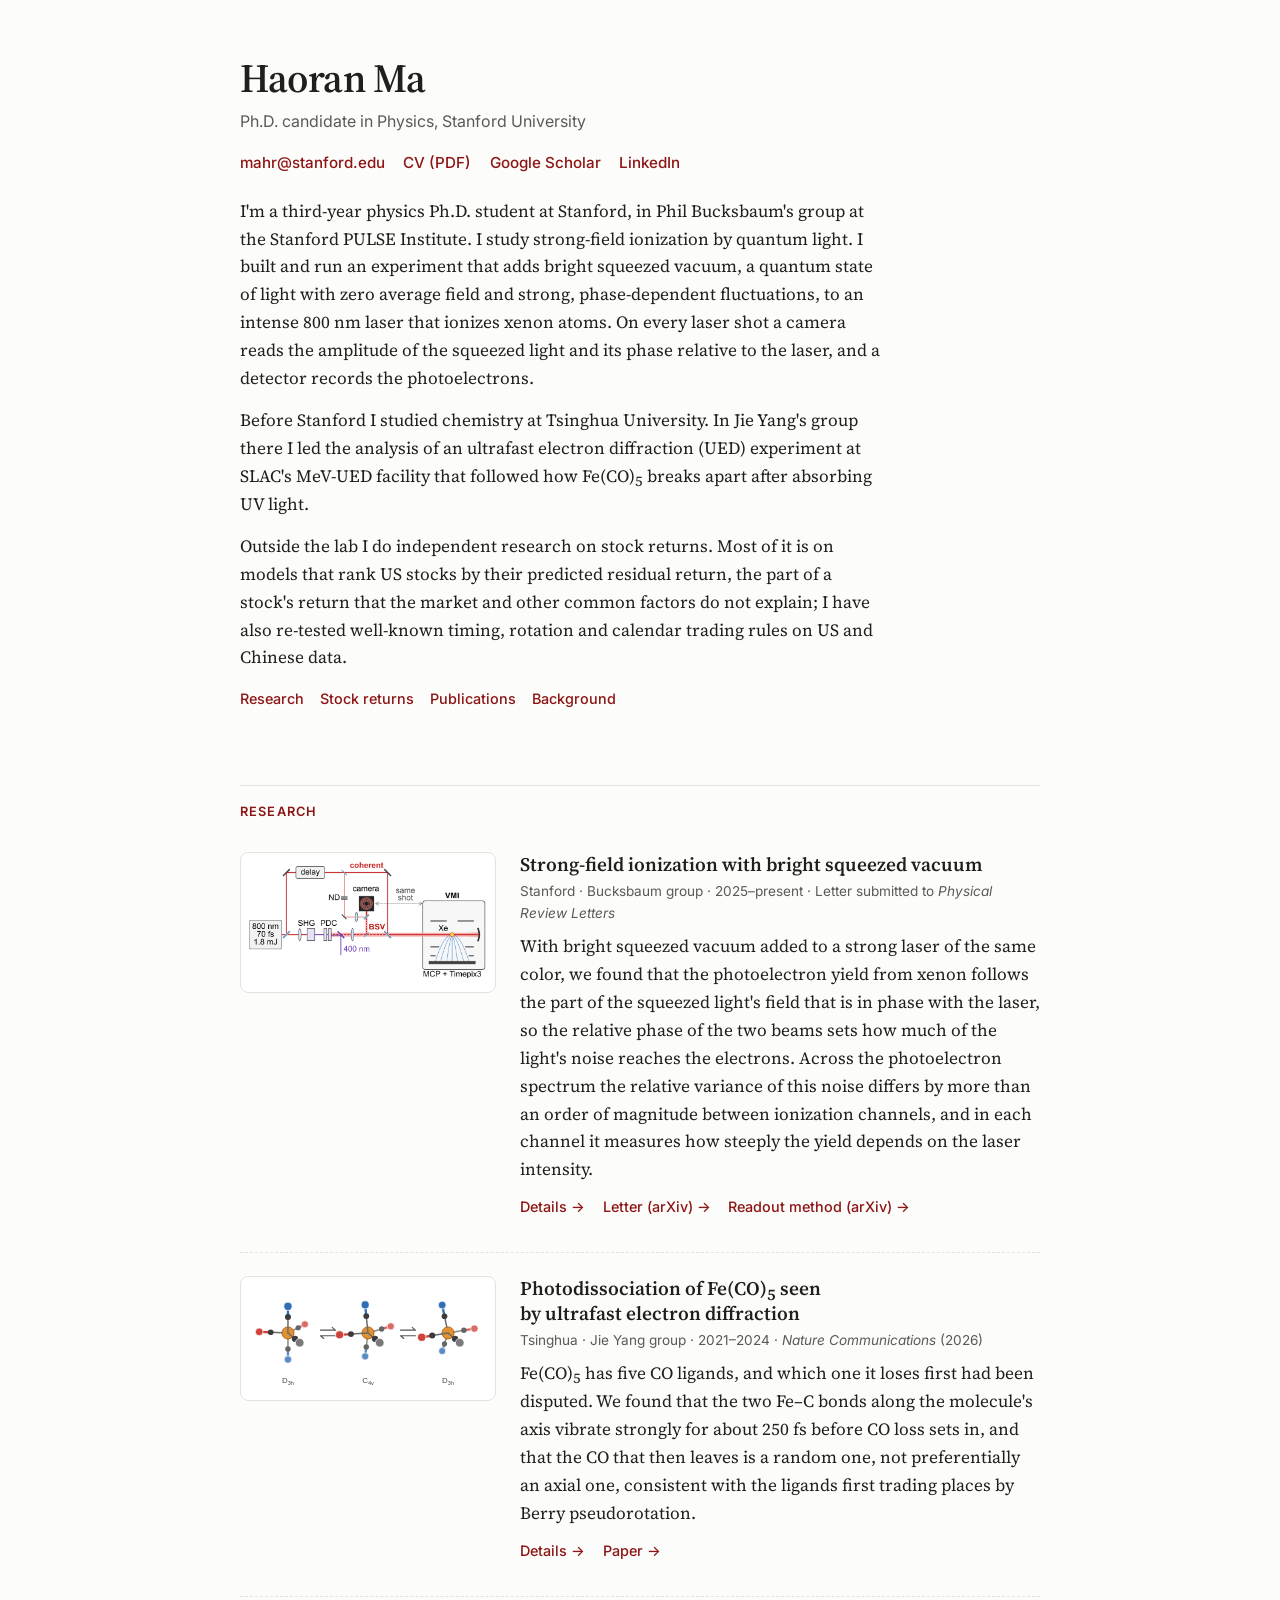
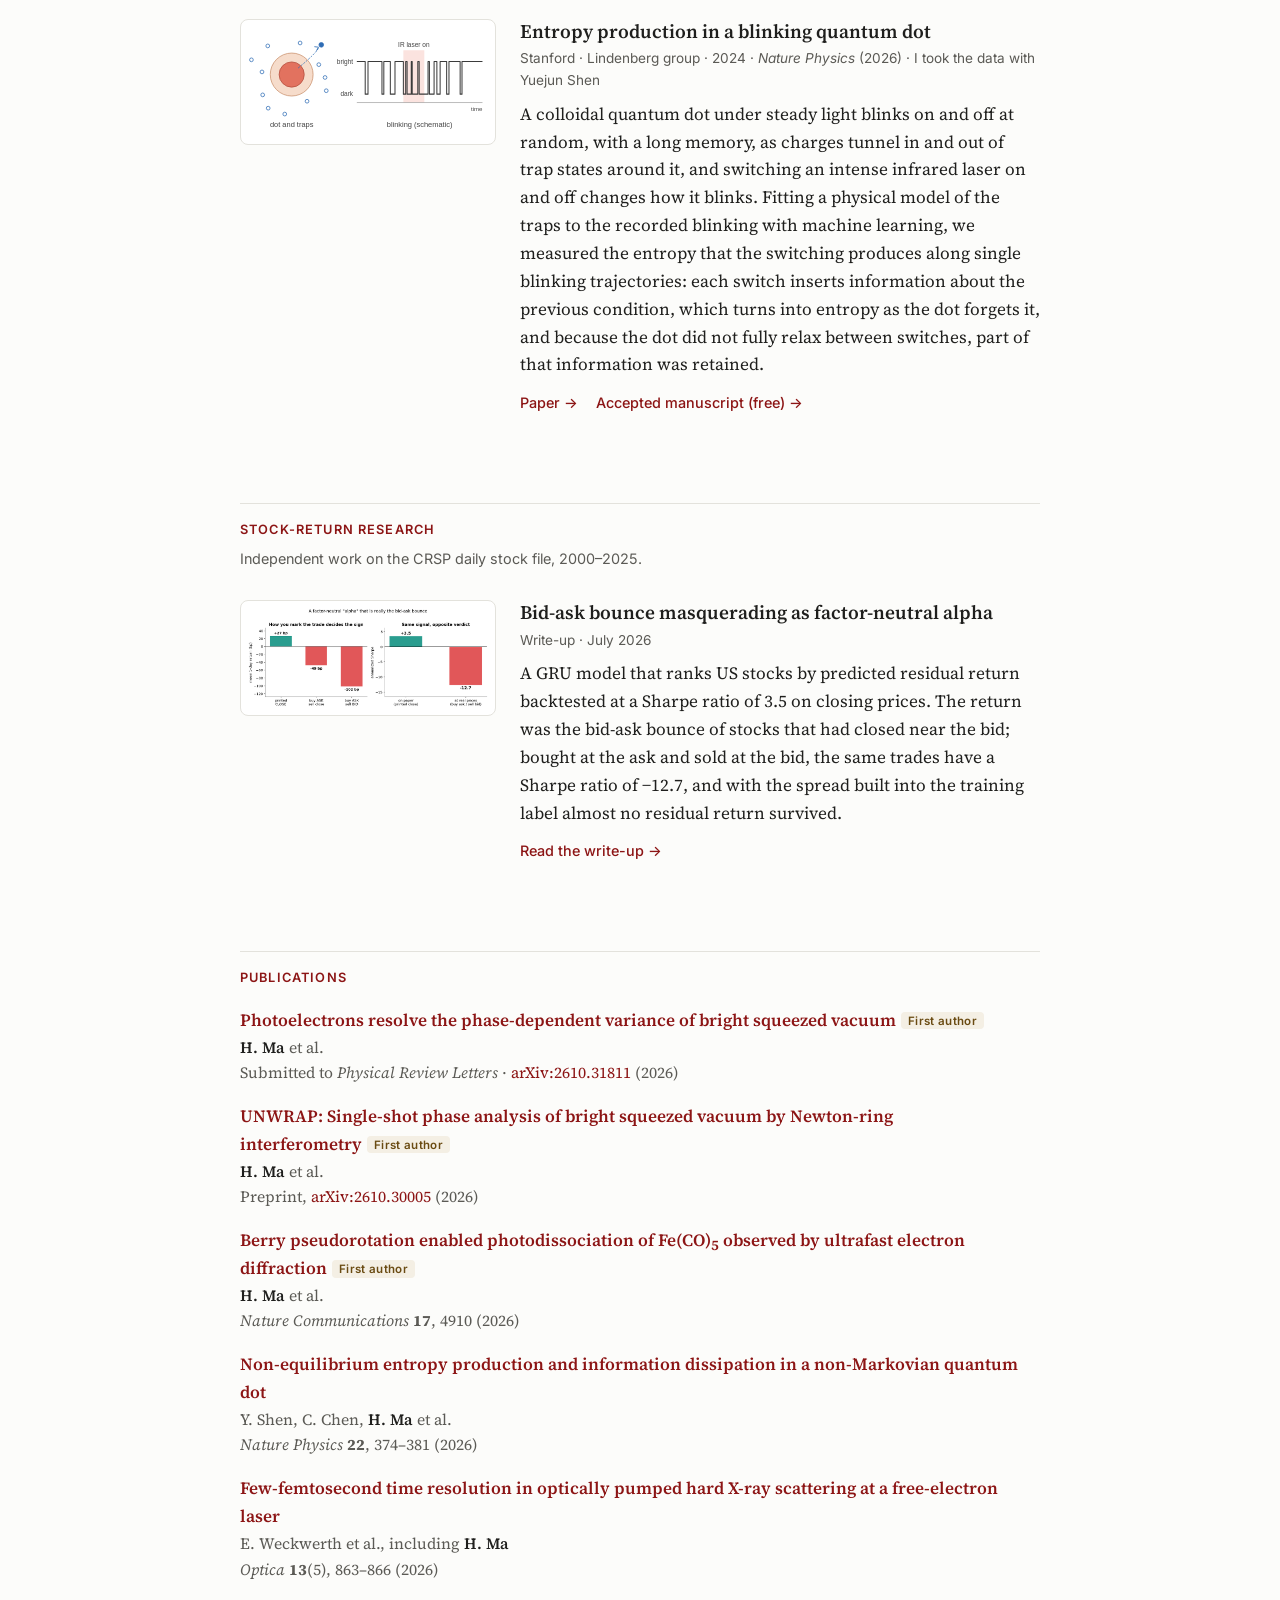
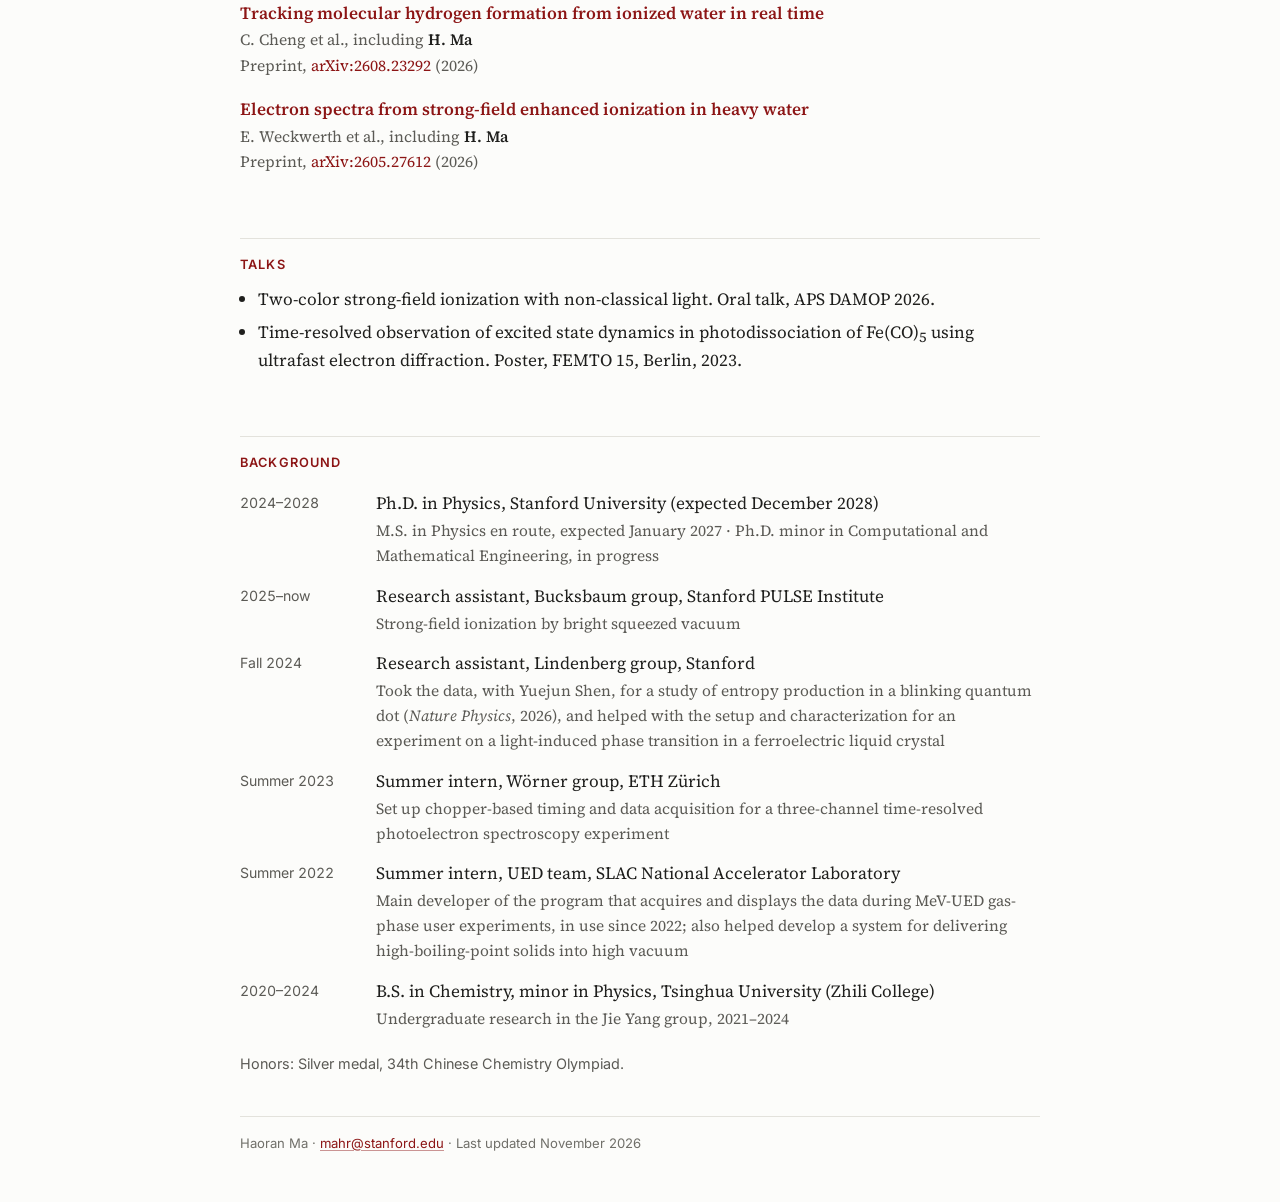
<file: index.html>
<!doctype html>
<html lang="en">
<head>
<meta charset="utf-8">
<meta name="viewport" content="width=device-width, initial-scale=1">
<meta name="theme-color" content="#fcfcfa" media="(prefers-color-scheme: light)">
<meta name="theme-color" content="#141413" media="(prefers-color-scheme: dark)">
<meta name="color-scheme" content="light dark">
<title>Haoran Ma</title>
<meta name="description" content="Haoran Ma, physics Ph.D. student at Stanford (Bucksbaum group, Stanford PULSE Institute): strong-field ionization by squeezed light, ultrafast electron diffraction of Fe(CO)5, and independent research on US equities.">
<meta name="author" content="Haoran Ma">
<meta property="og:title" content="Haoran Ma">
<meta property="og:description" content="Physics Ph.D. student at Stanford: strong-field ionization by squeezed light, ultrafast electron diffraction of Fe(CO)5, and independent research on US equities.">
<meta property="og:type" content="profile">
<link rel="icon" href="assets/favicon.svg" type="image/svg+xml">
<link rel="icon" href="assets/favicon-32.png" sizes="32x32" type="image/png">
<link rel="apple-touch-icon" href="assets/apple-touch-icon.png">
<link rel="preconnect" href="https://fonts.googleapis.com">
<link rel="preconnect" href="https://fonts.gstatic.com" crossorigin>
<link href="https://fonts.googleapis.com/css2?family=Inter:wght@400;500;600&family=Source+Serif+4:ital,opsz,wght@0,8..60,400;0,8..60,600;1,8..60,400&display=swap" rel="stylesheet">
<link rel="stylesheet" href="style.css?v=20261111b">
<script type="application/ld+json">
{
  "@context": "https://schema.org",
  "@type": "Person",
  "name": "Haoran Ma",
  "jobTitle": "Ph.D. candidate in Physics",
  "affiliation": {"@type": "Organization", "name": "Stanford University"},
  "alumniOf": {"@type": "Organization", "name": "Tsinghua University"},
  "email": "mailto:mahr@stanford.edu",
  "sameAs": [
    "https://scholar.google.com/citations?user=SXBakKkAAAAJ",
    "https://www.linkedin.com/in/haoran-ma-29a139368/"
  ]
}
</script>
<link rel="canonical" href="https://haoranma20.github.io/">
<meta property="og:url" content="https://haoranma20.github.io/">
<meta property="og:site_name" content="Haoran Ma">
<meta property="og:image" content="https://haoranma20.github.io/assets/og-card.png">
<meta property="og:image:width" content="1200">
<meta property="og:image:height" content="630">
<meta name="twitter:card" content="summary_large_image">
</head>
<body>
<main>

<header class="intro">
  <div>
    <h1>Haoran Ma</h1>
    <p class="role">Ph.D. candidate in Physics, Stanford University</p>
    <ul class="linkrow">
      <li><a href="mailto:mahr@stanford.edu">mahr@stanford.edu</a></li>
      <li><a href="Haoran_Ma_CV.pdf" data-goatcounter-click="cv-pdf" data-goatcounter-title="CV (PDF)">CV (PDF)</a></li>
      <li><a href="https://scholar.google.com/citations?user=SXBakKkAAAAJ">Google Scholar</a></li>
      <li><a href="https://www.linkedin.com/in/haoran-ma-29a139368/">LinkedIn</a></li>
    </ul>
    <p>I'm a third-year physics Ph.D. student at Stanford, in Phil Bucksbaum's group at the Stanford PULSE Institute. I study strong-field ionization by quantum light. I built and run an experiment that adds bright squeezed vacuum, a quantum state of light with zero average field and strong, phase-dependent fluctuations, to an intense 800&nbsp;nm laser that ionizes xenon atoms. On every laser shot a camera reads the amplitude of the squeezed light and its phase relative to the laser, and a detector records the photoelectrons.</p>
    <p>Before Stanford I studied chemistry at Tsinghua University. In Jie Yang's group there I led the analysis of an ultrafast electron diffraction (UED) experiment at SLAC's MeV-UED facility that followed how Fe(CO)<sub>5</sub> breaks apart after absorbing UV light.</p>
    <p>Outside the lab I do independent research on stock returns. Most of it is on models that rank US stocks by their predicted residual return, the part of a stock's return that the market and other common factors do not explain; I have also re-tested well-known timing, rotation and calendar trading rules on US and Chinese data.</p>
    <ul class="jump"><li><a href="#research">Research</a></li><li><a href="#quant">Stock returns</a></li><li><a href="#publications">Publications</a></li><li><a href="#background">Background</a></li></ul>
  </div>
</header>

<section id="research" aria-labelledby="h-research">
  <h2 id="h-research">Research</h2>

  <article class="project">
    <figure class="thumb">
      <a href="projects/bsv-ionization/" tabindex="-1" aria-hidden="true"><img src="assets/bsv-setup-800.png" srcset="assets/bsv-setup-800.png 800w, assets/bsv-setup.png 1400w" sizes="(max-width: 640px) calc(100vw - 32px), 16rem" width="1400" height="737" alt="Setup schematic: bright squeezed vacuum and a coherent 800 nm beam are focused into xenon in a velocity-map imaging spectrometer, while a camera reads the squeezed field on the same shot."></a>
    </figure>
    <div>
      <h3><a href="projects/bsv-ionization/">Strong-field ionization with bright squeezed vacuum</a></h3>
      <p class="meta">Stanford · Bucksbaum group · 2025–present · Letter submitted to <i>Physical Review Letters</i></p>
      <p>With bright squeezed vacuum added to a strong laser of the same color, we found that the photoelectron yield from xenon follows the part of the squeezed light's field that is in phase with the laser, so the relative phase of the two beams sets how much of the light's noise reaches the electrons. Across the photoelectron spectrum the relative variance of this noise differs by more than an order of magnitude between ionization channels, and in each channel it measures how steeply the yield depends on the laser intensity.</p>
      <p class="more"><a href="projects/bsv-ionization/">Details</a><a href="https://arxiv.org/abs/2610.31811">Letter (arXiv)</a><a href="https://arxiv.org/abs/2610.30005">Readout method (arXiv)</a></p>
    </div>
  </article>

  <article class="project">
    <figure class="thumb">
      <a href="projects/feco5-ued/" tabindex="-1" aria-hidden="true"><img src="assets/feco5-berry.svg" width="520" height="240" alt="Schematic of Berry pseudorotation in Fe(CO)5: two axial and two equatorial ligands trade places through a square pyramid."></a>
    </figure>
    <div>
      <h3><a href="projects/feco5-ued/">Photodissociation of Fe(CO)<sub>5</sub> seen by ultrafast electron diffraction</a></h3>
      <p class="meta">Tsinghua · Jie Yang group · 2021–2024 · <i>Nature Communications</i> (2026)</p>
      <p>Fe(CO)<sub>5</sub> has five CO ligands, and which one it loses first had been disputed. We found that the two Fe–C bonds along the molecule's axis vibrate strongly for about 250&nbsp;fs before CO loss sets in, and that the CO that then leaves is a random one, not preferentially an axial one, consistent with the ligands first trading places by Berry pseudorotation.</p>
      <p class="more"><a href="projects/feco5-ued/">Details</a><a href="https://doi.org/10.1038/s41467-026-73890-8">Paper</a></p>
    </div>
  </article>

  <article class="project">
    <figure class="thumb">
      <img src="assets/qdot-blinking.svg" width="520" height="240" alt="Schematic: a core/shell quantum dot with trap states around it, and a two-level blinking trace that switches faster and stays dark more while an infrared laser is on.">
    </figure>
    <div>
      <h3><a href="https://doi.org/10.1038/s41567-026-03177-8">Entropy production in a blinking quantum dot</a></h3>
      <p class="meta">Stanford · Lindenberg group · 2024 · <i>Nature Physics</i> (2026) · I took the data with Yuejun Shen</p>
      <p>A colloidal quantum dot under steady light blinks on and off at random, with a long memory, as charges tunnel in and out of trap states around it, and switching an intense infrared laser on and off changes how it blinks. Fitting a physical model of the traps to the recorded blinking with machine learning, we measured the entropy that the switching produces along single blinking trajectories: each switch inserts information about the previous condition, which turns into entropy as the dot forgets it, and because the dot did not fully relax between switches, part of that information was retained.</p>
      <p class="more"><a href="https://doi.org/10.1038/s41567-026-03177-8">Paper</a><a href="https://www.osti.gov/pages/biblio/3363460">Accepted manuscript (free)</a></p>
    </div>
  </article>
</section>

<section id="quant" aria-labelledby="h-quant">
  <h2 id="h-quant">Stock-return research</h2>
  <p class="section-note">Independent work on the CRSP daily stock file, 2000–2025.</p>

  <article class="project">
    <figure class="thumb">
      <a href="notes/bidask-bounce/" tabindex="-1" aria-hidden="true"><img src="assets/bidask-thumb.png" width="900" height="377" loading="lazy" decoding="async" alt="Bar charts: the same signal has a Sharpe ratio of +3.5 when marked at the printed close and −12.7 when bought at the ask and sold at the bid."></a>
    </figure>
    <div>
      <h3><a href="notes/bidask-bounce/">Bid-ask bounce masquerading as factor-neutral alpha</a></h3>
      <p class="meta">Write-up · July 2026</p>
      <p>A GRU model that ranks US stocks by predicted residual return backtested at a Sharpe ratio of 3.5 on closing prices. The return was the bid-ask bounce of stocks that had closed near the bid; bought at the ask and sold at the bid, the same trades have a Sharpe ratio of −12.7, and with the spread built into the training label almost no residual return survived.</p>
      <p class="more"><a href="notes/bidask-bounce/">Read the write-up</a></p>
    </div>
  </article>
</section>

<section id="publications" aria-labelledby="h-pubs">
  <h2 id="h-pubs">Publications</h2>
  <ul class="pubs">
    <li>
      <a class="title" href="https://arxiv.org/abs/2610.31811">Photoelectrons resolve the phase-dependent variance of bright squeezed vacuum</a><span class="tag">First author</span>
      <span class="authors"><span class="me">H. Ma</span> et al.</span>
      <span class="venue">Submitted to <i>Physical Review Letters</i> · <a href="https://arxiv.org/abs/2610.31811">arXiv:2610.31811</a> (2026)</span>
    </li>
    <li>
      <a class="title" href="https://arxiv.org/abs/2610.30005">UNWRAP: Single-shot phase analysis of bright squeezed vacuum by Newton-ring interferometry</a><span class="tag">First author</span>
      <span class="authors"><span class="me">H. Ma</span> et al.</span>
      <span class="venue">Preprint, <a href="https://arxiv.org/abs/2610.30005">arXiv:2610.30005</a> (2026)</span>
    </li>
    <li>
      <a class="title" href="https://doi.org/10.1038/s41467-026-73890-8">Berry pseudorotation enabled photodissociation of Fe(CO)<sub>5</sub> observed by ultrafast electron diffraction</a><span class="tag">First author</span>
      <span class="authors"><span class="me">H. Ma</span> et al.</span>
      <span class="venue"><i>Nature Communications</i> <b>17</b>, 4910 (2026)</span>
    </li>
    <li>
      <a class="title" href="https://doi.org/10.1038/s41567-026-03177-8">Non-equilibrium entropy production and information dissipation in a non-Markovian quantum dot</a>
      <span class="authors">Y. Shen, C. Chen, <span class="me">H. Ma</span> et al.</span>
      <span class="venue"><i>Nature Physics</i> <b>22</b>, 374–381 (2026)</span>
    </li>
    <li>
      <a class="title" href="https://doi.org/10.1364/OPTICA.587785">Few-femtosecond time resolution in optically pumped hard X-ray scattering at a free-electron laser</a>
      <span class="authors">E. Weckwerth et al., including <span class="me">H. Ma</span></span>
      <span class="venue"><i>Optica</i> <b>13</b>(5), 863–866 (2026)</span>
    </li>
    <li>
      <a class="title" href="https://arxiv.org/abs/2608.23292">Tracking molecular hydrogen formation from ionized water in real time</a>
      <span class="authors">C. Cheng et al., including <span class="me">H. Ma</span></span>
      <span class="venue">Preprint, <a href="https://arxiv.org/abs/2608.23292">arXiv:2608.23292</a> (2026)</span>
    </li>
    <li>
      <a class="title" href="https://arxiv.org/abs/2605.27612">Electron spectra from strong-field enhanced ionization in heavy water</a>
      <span class="authors">E. Weckwerth et al., including <span class="me">H. Ma</span></span>
      <span class="venue">Preprint, <a href="https://arxiv.org/abs/2605.27612">arXiv:2605.27612</a> (2026)</span>
    </li>
  </ul>
</section>

<section id="talks" aria-labelledby="h-talks">
  <h2 id="h-talks">Talks</h2>
  <ul class="plain-list">
    <li>Two-color strong-field ionization with non-classical light. Oral talk, APS DAMOP 2026.</li>
    <li>Time-resolved observation of excited state dynamics in photodissociation of Fe(CO)<sub>5</sub> using ultrafast electron diffraction. Poster, FEMTO 15, Berlin, 2023.</li>
  </ul>
</section>

<section id="background" aria-labelledby="h-bg">
  <h2 id="h-bg">Background</h2>
  <ul class="timeline">
    <li><span class="when">2024–2028</span><p class="what">Ph.D. in Physics, Stanford University (expected December 2028)<span>M.S. in Physics en route, expected January 2027 · Ph.D. minor in Computational and Mathematical Engineering, in progress</span></p></li>
    <li><span class="when">2025–now</span><p class="what">Research assistant, Bucksbaum group, Stanford PULSE Institute<span>Strong-field ionization by bright squeezed vacuum</span></p></li>
    <li><span class="when">Fall 2024</span><p class="what">Research assistant, Lindenberg group, Stanford<span>Took the data, with Yuejun Shen, for a study of entropy production in a blinking quantum dot (<i>Nature Physics</i>, 2026), and helped with the setup and characterization for an experiment on a light-induced phase transition in a ferroelectric liquid crystal</span></p></li>
    <li><span class="when">Summer 2023</span><p class="what">Summer intern, Wörner group, ETH Zürich<span>Set up chopper-based timing and data acquisition for a three-channel time-resolved photoelectron spectroscopy experiment</span></p></li>
    <li><span class="when">Summer 2022</span><p class="what">Summer intern, UED team, SLAC National Accelerator Laboratory<span>Main developer of the program that acquires and displays the data during MeV-UED gas-phase user experiments, in use since 2022; also helped develop a system for delivering high-boiling-point solids into high vacuum</span></p></li>
    <li><span class="when">2020–2024</span><p class="what">B.S. in Chemistry, minor in Physics, Tsinghua University (Zhili College)<span>Undergraduate research in the Jie Yang group, 2021–2024</span></p></li>
  </ul>
  <p class="section-note" style="margin-top:.9rem">Honors: Silver medal, 34th Chinese Chemistry Olympiad.</p>
</section>

</main>
<footer class="site-foot">
  <p>Haoran Ma · <a href="mailto:mahr@stanford.edu">mahr@stanford.edu</a> · Last updated November 2026</p>
</footer>
<script data-goatcounter="https://haoranma20.goatcounter.com/count"
        async src="https://gc.zgo.at/count.js"></script>
</body>
</html>
</file>
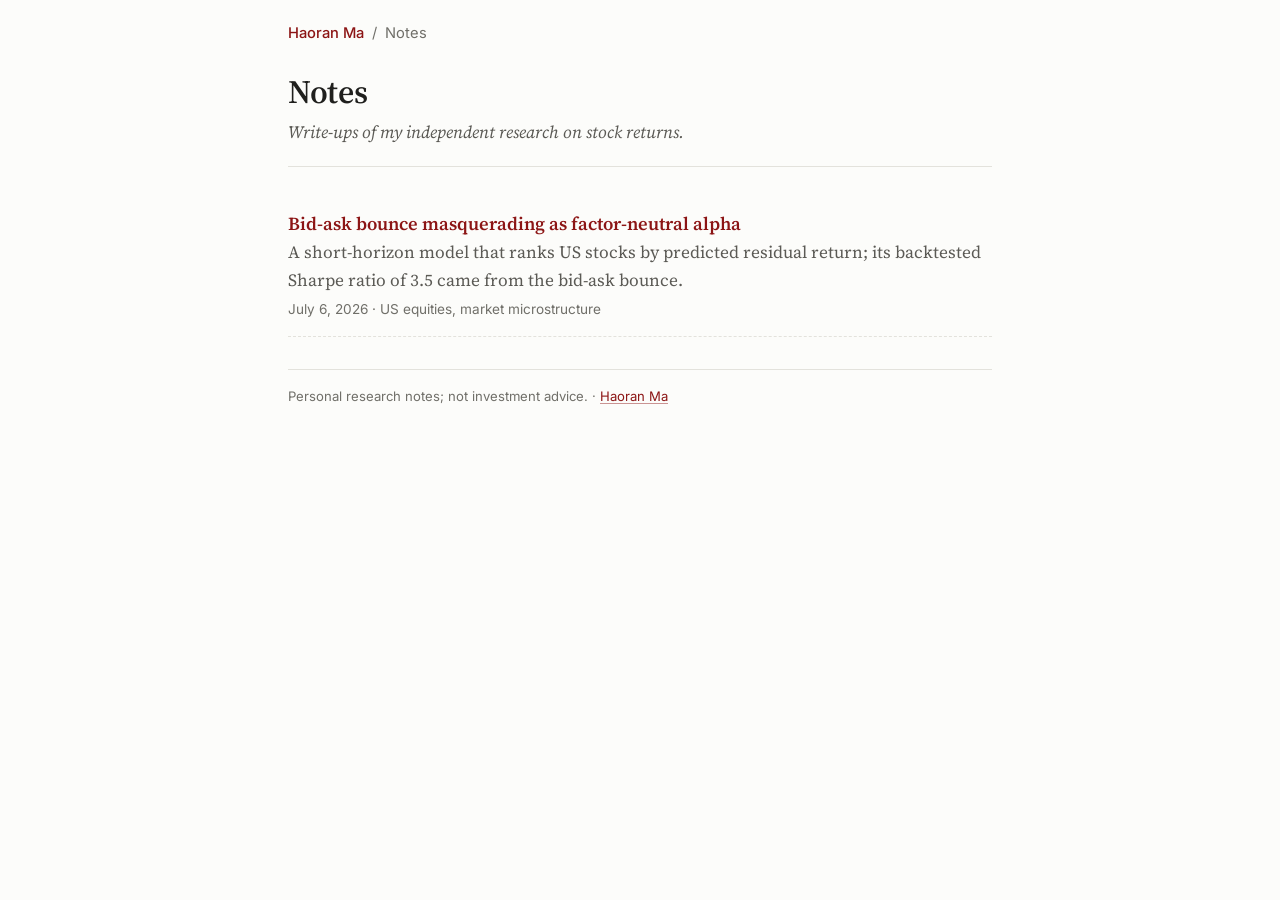
<file: notes/index.html>
<!doctype html>
<html lang="en">
<head>
<meta charset="utf-8">
<meta name="viewport" content="width=device-width, initial-scale=1">
<meta name="theme-color" content="#fcfcfa" media="(prefers-color-scheme: light)">
<meta name="theme-color" content="#141413" media="(prefers-color-scheme: dark)">
<meta name="color-scheme" content="light dark">
<title>Notes · Haoran Ma</title>
<meta name="description" content="Write-ups of Haoran Ma's independent research on stock returns.">
<meta property="og:title" content="Notes · Haoran Ma">
<meta property="og:description" content="Write-ups of Haoran Ma's independent research on stock returns.">
<meta property="og:type" content="website">
<link rel="icon" href="../assets/favicon.svg" type="image/svg+xml">
<link rel="icon" href="../assets/favicon-32.png" sizes="32x32" type="image/png">
<link rel="apple-touch-icon" href="../assets/apple-touch-icon.png">
<link rel="preconnect" href="https://fonts.googleapis.com">
<link rel="preconnect" href="https://fonts.gstatic.com" crossorigin>
<link href="https://fonts.googleapis.com/css2?family=Inter:wght@400;500;600&family=Source+Serif+4:ital,opsz,wght@0,8..60,400;0,8..60,600;1,8..60,400&display=swap" rel="stylesheet">
<link rel="stylesheet" href="../style.css?v=20261111b">
<link rel="canonical" href="https://haoranma20.github.io/notes/">
<meta property="og:url" content="https://haoranma20.github.io/notes/">
<meta property="og:site_name" content="Haoran Ma">
<meta property="og:image" content="https://haoranma20.github.io/assets/og-card.png">
<meta property="og:image:width" content="1200">
<meta property="og:image:height" content="630">
<meta name="twitter:card" content="summary_large_image">
</head>
<body class="note">
<nav class="topnav" aria-label="Breadcrumb"><a href="../">Haoran Ma</a><span aria-hidden="true">/</span><span aria-current="page">Notes</span></nav>
<main>
<header class="note-head">
<h1>Notes</h1>
<p class="note-desc">Write-ups of my independent research on stock returns.</p>
</header>
<ul class="notes-list">
  <li>
    <a class="t" href="bidask-bounce/">Bid-ask bounce masquerading as factor-neutral alpha</a>
    <span class="d">A short-horizon model that ranks US stocks by predicted residual return; its backtested Sharpe ratio of 3.5 came from the bid-ask bounce.</span>
    <span class="m">July 6, 2026 · US equities, market microstructure</span>
  </li>
</ul>
</main>
<footer class="site-foot"><p>Personal research notes; not investment advice. · <a href="../">Haoran Ma</a></p></footer>
<script data-goatcounter="https://haoranma20.goatcounter.com/count"
        async src="https://gc.zgo.at/count.js"></script>
</body>
</html>
</file>
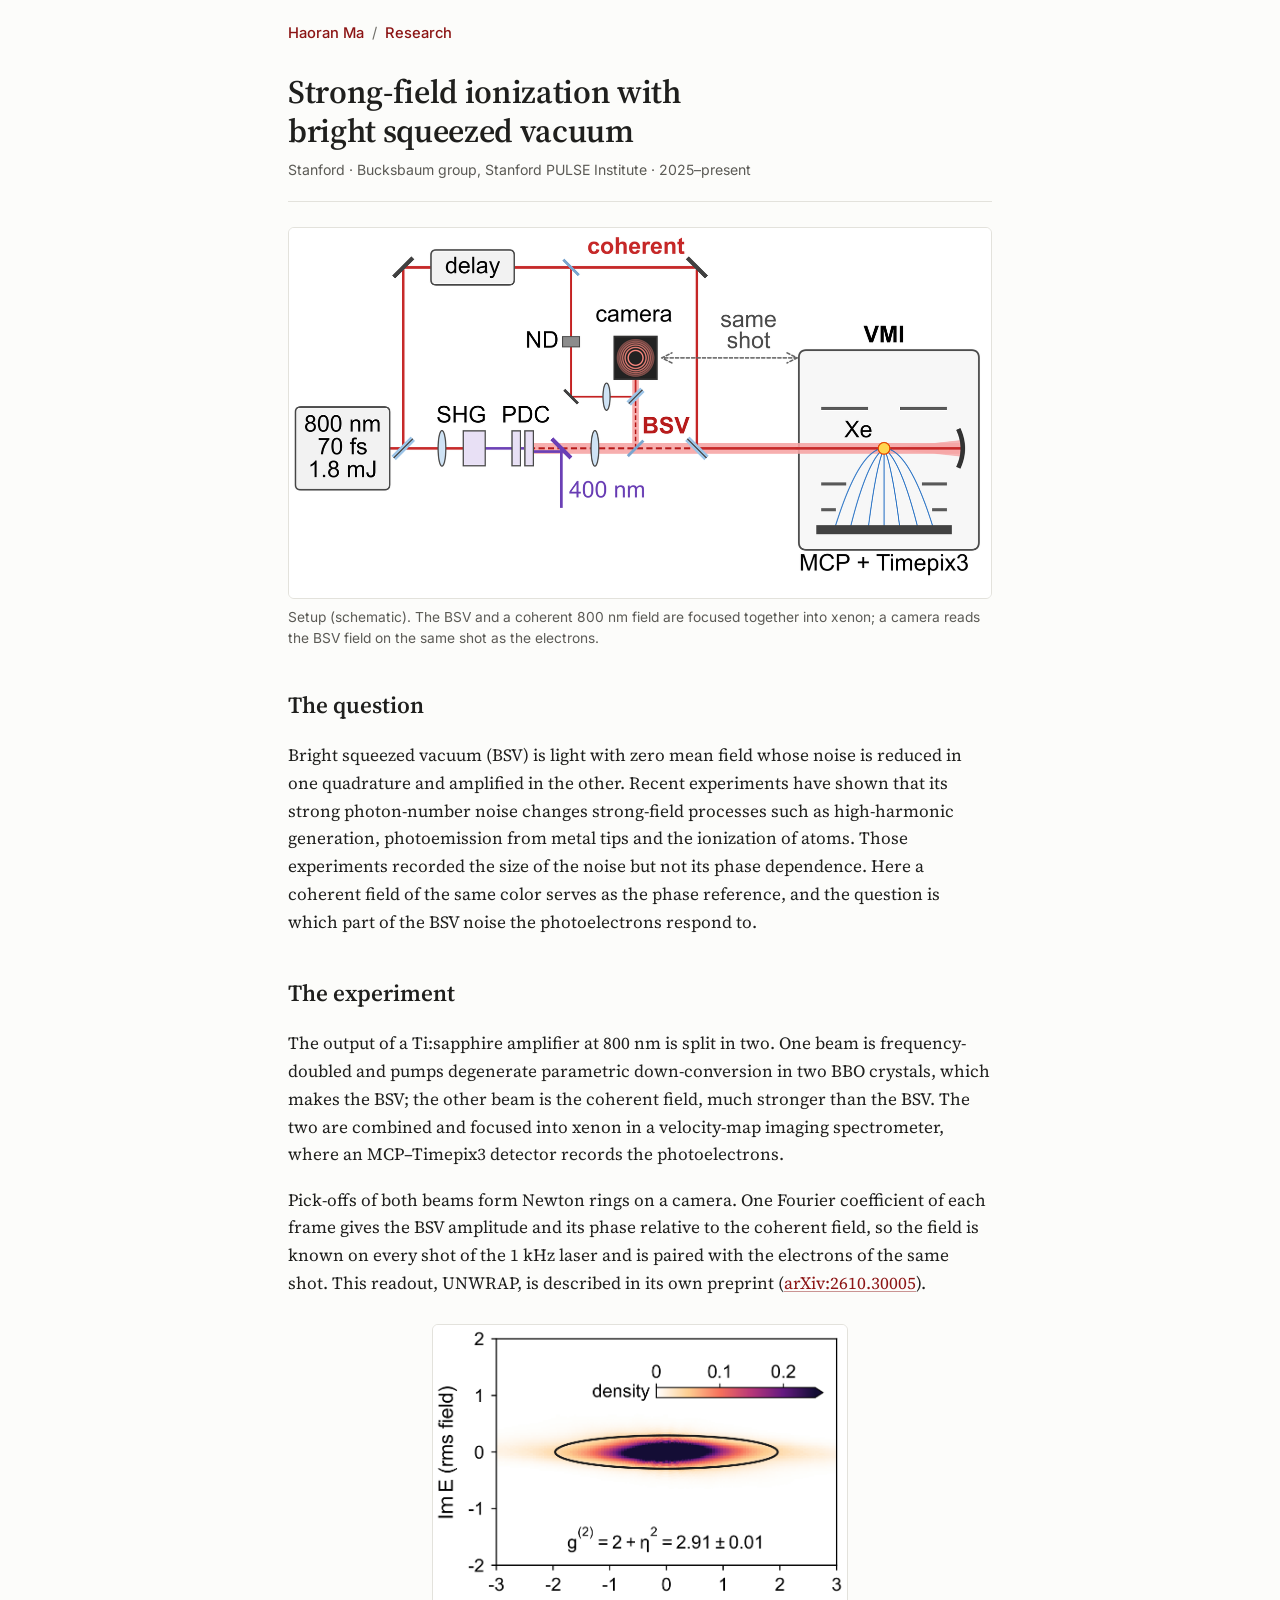
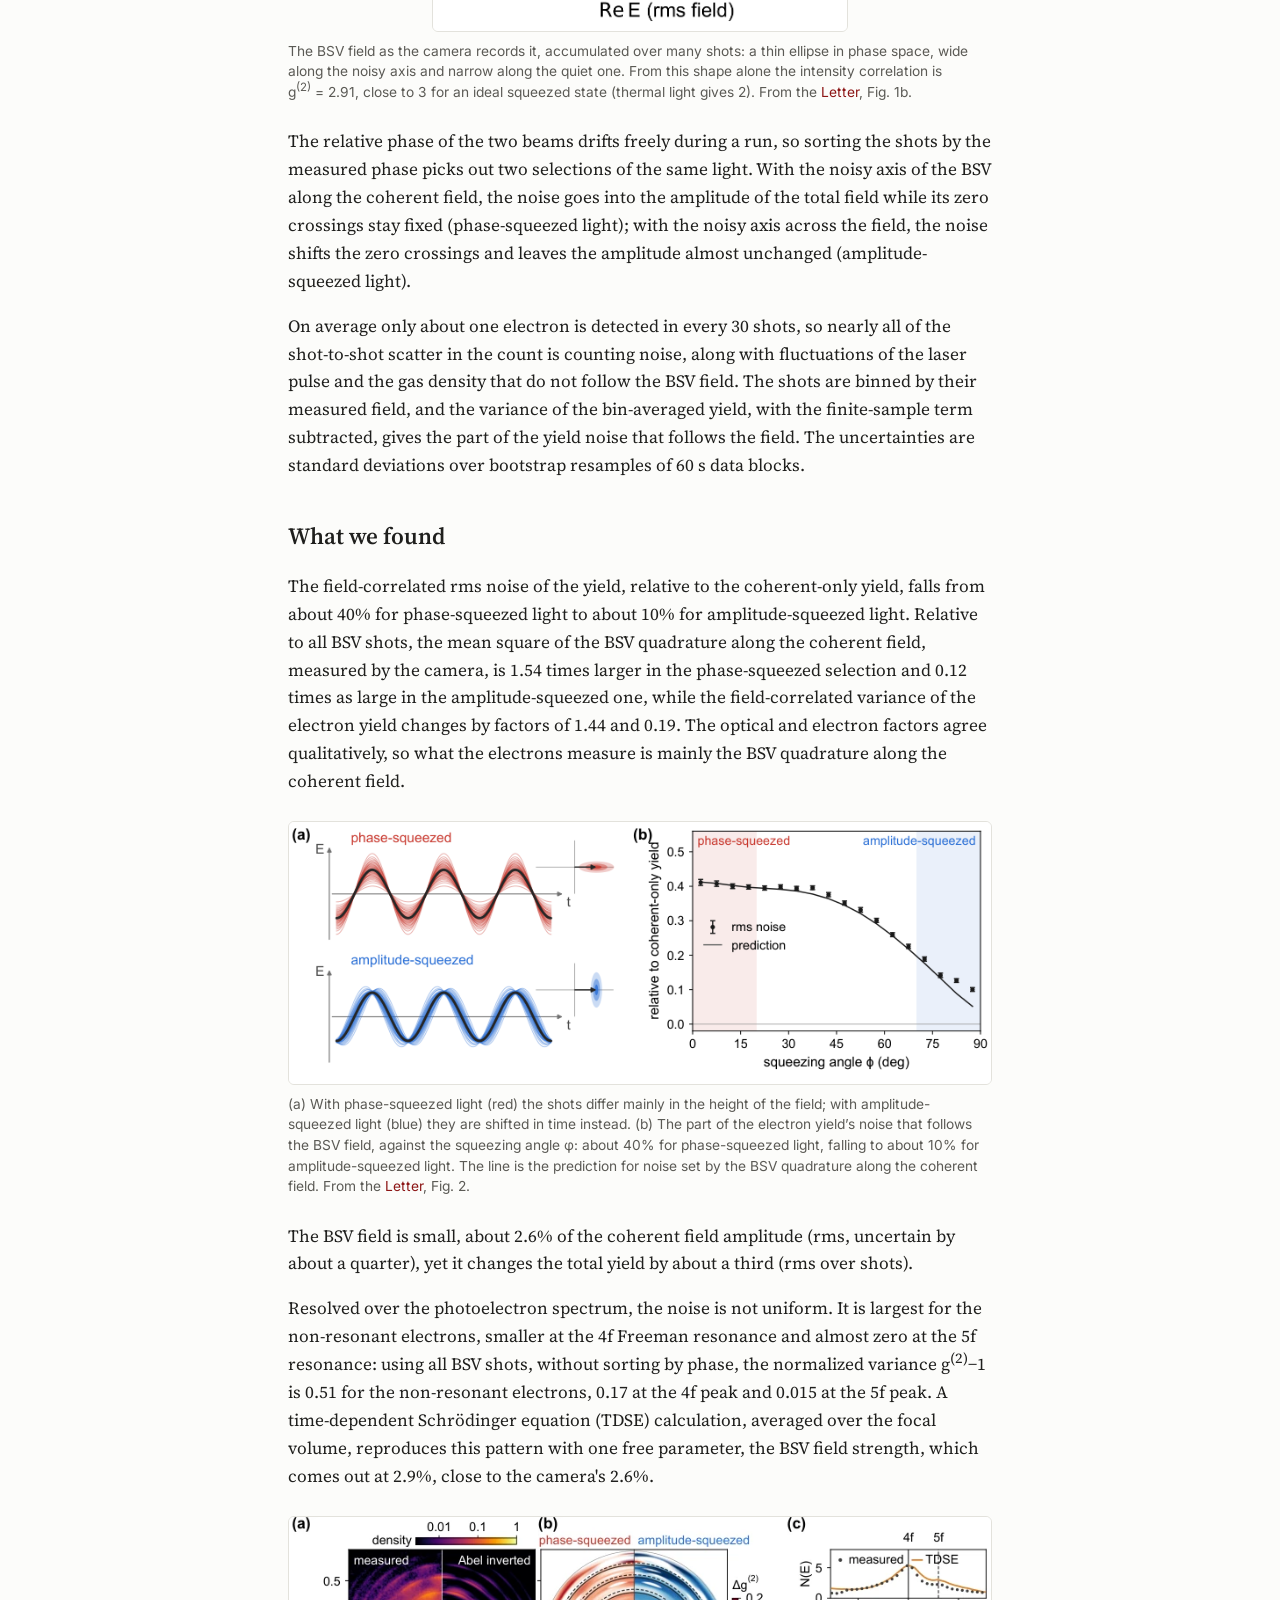
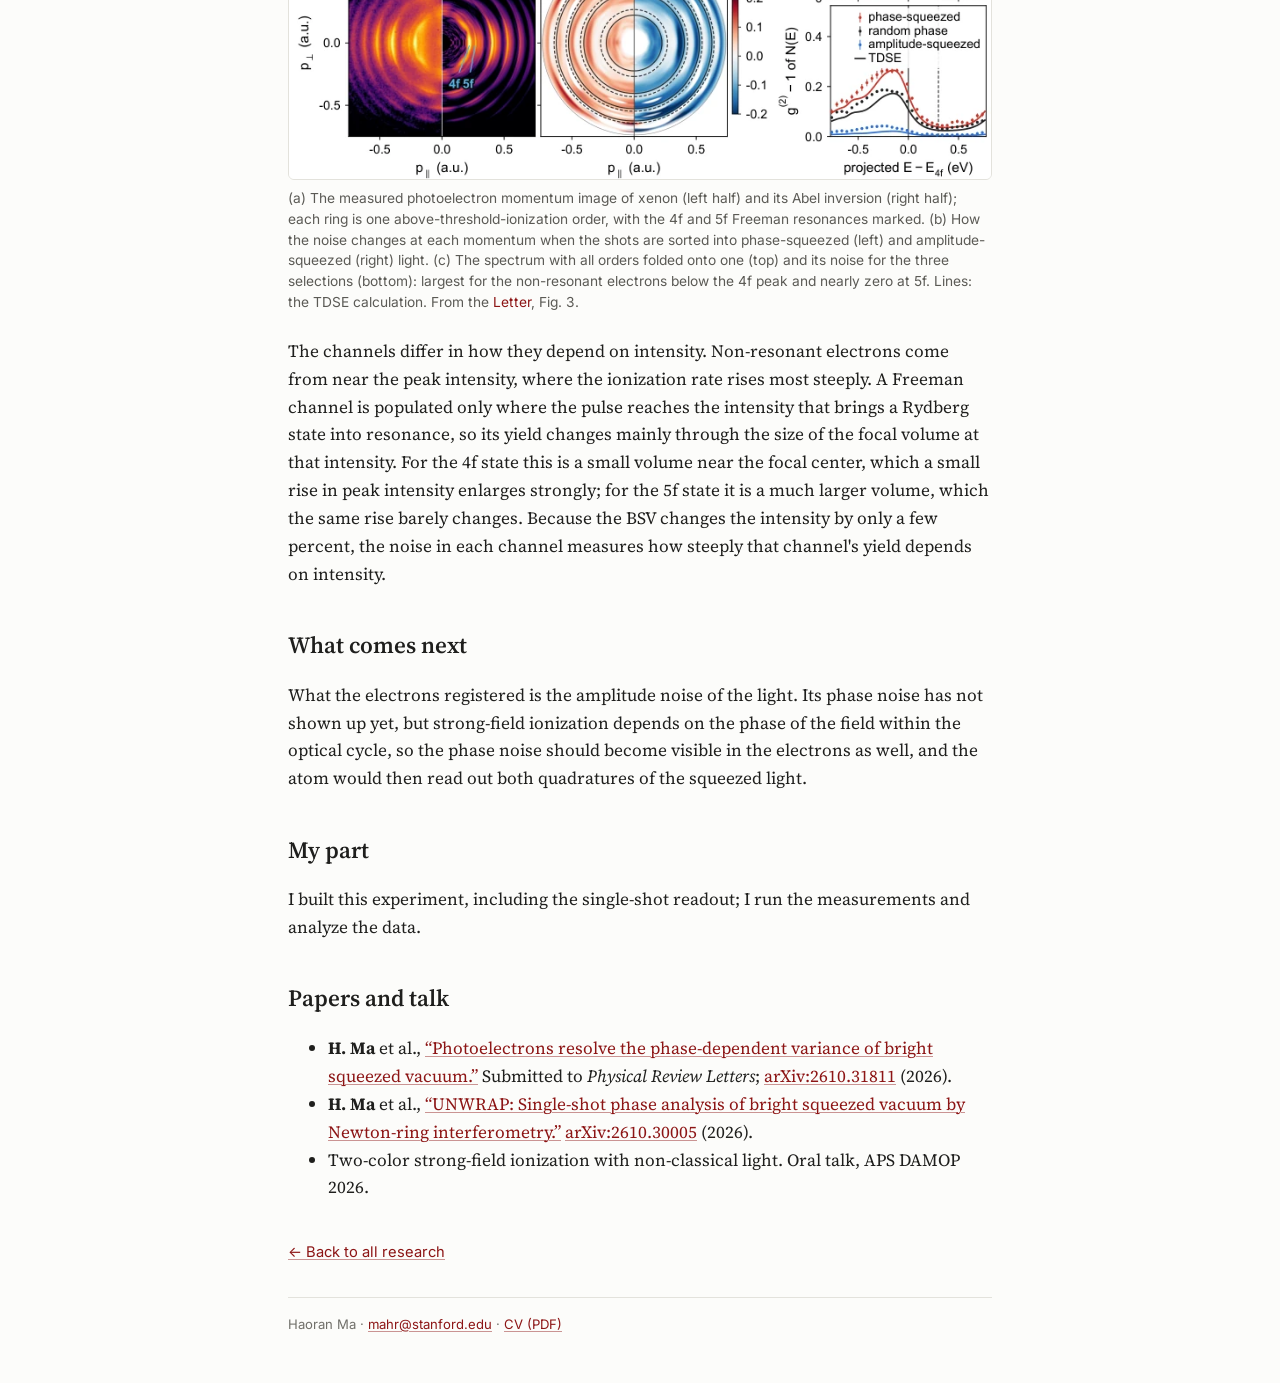
<file: projects/bsv-ionization/index.html>
<!doctype html>
<html lang="en">
<head>
<meta charset="utf-8">
<meta name="viewport" content="width=device-width, initial-scale=1">
<meta name="theme-color" content="#fcfcfa" media="(prefers-color-scheme: light)">
<meta name="theme-color" content="#141413" media="(prefers-color-scheme: dark)">
<meta name="color-scheme" content="light dark">
<title>Strong-field ionization with bright squeezed vacuum · Haoran Ma</title>
<meta name="description" content="Strong-field ionization of xenon by bright squeezed vacuum and a coherent laser of the same color: the photoelectrons follow the squeezed light's quadrature along the laser field.">
<meta name="author" content="Haoran Ma">
<meta property="og:title" content="Strong-field ionization with bright squeezed vacuum">
<meta property="og:description" content="Strong-field ionization of xenon by bright squeezed vacuum and a coherent laser of the same color: the photoelectrons follow the squeezed light's quadrature along the laser field.">
<meta property="og:type" content="article">
<link rel="icon" href="../../assets/favicon.svg" type="image/svg+xml">
<link rel="icon" href="../../assets/favicon-32.png" sizes="32x32" type="image/png">
<link rel="apple-touch-icon" href="../../assets/apple-touch-icon.png">
<link rel="preconnect" href="https://fonts.googleapis.com">
<link rel="preconnect" href="https://fonts.gstatic.com" crossorigin>
<link href="https://fonts.googleapis.com/css2?family=Inter:wght@400;500;600&family=Source+Serif+4:ital,opsz,wght@0,8..60,400;0,8..60,600;1,8..60,400&display=swap" rel="stylesheet">
<link rel="stylesheet" href="../../style.css?v=20261111b">
<link rel="canonical" href="https://haoranma20.github.io/projects/bsv-ionization/">
<meta property="og:url" content="https://haoranma20.github.io/projects/bsv-ionization/">
<meta property="og:site_name" content="Haoran Ma">
<meta property="og:image" content="https://haoranma20.github.io/assets/bsv-setup.png">
<meta property="og:image:width" content="1400">
<meta property="og:image:height" content="737">
<meta name="twitter:card" content="summary_large_image">
</head>
<body class="note">
<nav class="topnav" aria-label="Breadcrumb"><a href="../../">Haoran Ma</a><span aria-hidden="true">/</span><a href="../../#research">Research</a></nav>
<main>
<article>
<header class="note-head">
<h1>Strong-field ionization with bright squeezed vacuum</h1>
<p class="note-meta">Stanford · Bucksbaum group, Stanford PULSE Institute · 2025–present</p>

</header>

<figure><a href="../../assets/bsv-setup.png"><img src="../../assets/bsv-setup.png" width="1400" height="737" alt="Setup schematic: an 800 nm, 70 fs laser is frequency-doubled and drives parametric down-conversion to make bright squeezed vacuum (BSV); BSV and a delayed coherent beam are focused into xenon inside a velocity-map imaging spectrometer with an MCP and Timepix3 detector, while a camera reads the BSV field on the same shot."></a>
<figcaption>Setup (schematic). The BSV and a coherent 800&nbsp;nm field are focused together into xenon; a camera reads the BSV field on the same shot as the electrons.</figcaption></figure>

<h2>The question</h2>
<p>Bright squeezed vacuum (BSV) is light with zero mean field whose noise is reduced in one quadrature and amplified in the other. Recent experiments have shown that its strong photon-number noise changes strong-field processes such as high-harmonic generation, photoemission from metal tips and the ionization of atoms. Those experiments recorded the size of the noise but not its phase dependence. Here a coherent field of the same color serves as the phase reference, and the question is which part of the BSV noise the photoelectrons respond to.</p>

<h2>The experiment</h2>
<p>The output of a Ti:sapphire amplifier at 800&nbsp;nm is split in two. One beam is frequency-doubled and pumps degenerate parametric down-conversion in two BBO crystals, which makes the BSV; the other beam is the coherent field, much stronger than the BSV. The two are combined and focused into xenon in a velocity-map imaging spectrometer, where an MCP–Timepix3 detector records the photoelectrons.</p>
<p>Pick-offs of both beams form Newton rings on a camera. One Fourier coefficient of each frame gives the BSV amplitude and its phase relative to the coherent field, so the field is known on every shot of the 1&nbsp;kHz laser and is paired with the electrons of the same shot. This readout, UNWRAP, is described in its own preprint (<a href="https://arxiv.org/abs/2610.30005">arXiv:2610.30005</a>).</p>
<figure class="narrow"><a href="../../assets/bsv-state.png"><img src="../../assets/bsv-state.png" width="901" height="667" loading="lazy" alt="Phase-space density of the BSV field recorded by the camera: a thin horizontal ellipse, about two rms units wide along the real axis and a few tenths along the imaginary axis, with g(2) = 2.91 ± 0.01."></a>
<figcaption>The BSV field as the camera records it, accumulated over many shots: a thin ellipse in phase space, wide along the noisy axis and narrow along the quiet one. From this shape alone the intensity correlation is g<sup>(2)</sup>&nbsp;=&nbsp;2.91, close to 3 for an ideal squeezed state (thermal light gives 2). From the <a href="https://arxiv.org/abs/2610.31811">Letter</a>, Fig.&nbsp;1b.</figcaption></figure>
<p>The relative phase of the two beams drifts freely during a run, so sorting the shots by the measured phase picks out two selections of the same light. With the noisy axis of the BSV along the coherent field, the noise goes into the amplitude of the total field while its zero crossings stay fixed (phase-squeezed light); with the noisy axis across the field, the noise shifts the zero crossings and leaves the amplitude almost unchanged (amplitude-squeezed light).</p>
<p>On average only about one electron is detected in every 30 shots, so nearly all of the shot-to-shot scatter in the count is counting noise, along with fluctuations of the laser pulse and the gas density that do not follow the BSV field. The shots are binned by their measured field, and the variance of the bin-averaged yield, with the finite-sample term subtracted, gives the part of the yield noise that follows the field. The uncertainties are standard deviations over bootstrap resamples of 60&nbsp;s data blocks.</p>

<h2>What we found</h2>
<p>The field-correlated rms noise of the yield, relative to the coherent-only yield, falls from about 40% for phase-squeezed light to about 10% for amplitude-squeezed light. Relative to all BSV shots, the mean square of the BSV quadrature along the coherent field, measured by the camera, is 1.54 times larger in the phase-squeezed selection and 0.12 times as large in the amplitude-squeezed one, while the field-correlated variance of the electron yield changes by factors of 1.44 and 0.19. The optical and electron factors agree qualitatively, so what the electrons measure is mainly the BSV quadrature along the coherent field.</p>
<figure class="wide"><a href="../../assets/bsv-noise-vs-angle.png"><img src="../../assets/bsv-noise-vs-angle-800.png" srcset="../../assets/bsv-noise-vs-angle-800.png 800w, ../../assets/bsv-noise-vs-angle.png 1600w" sizes="(max-width: 640px) 680px, (max-width: 46rem) 100vw, 46rem" width="1600" height="595" loading="lazy" alt="Left: sketches of the total field for phase-squeezed light (red curves differing in height) and amplitude-squeezed light (blue curves shifted in time). Right: rms noise of the photoelectron yield relative to the coherent-only yield against the squeezing angle from 0 to 90 degrees, falling from about 0.41 to about 0.10, with a prediction curve following the points."></a>
<figcaption>(a) With phase-squeezed light (red) the shots differ mainly in the height of the field; with amplitude-squeezed light (blue) they are shifted in time instead. (b) The part of the electron yield&rsquo;s noise that follows the BSV field, against the squeezing angle φ: about 40% for phase-squeezed light, falling to about 10% for amplitude-squeezed light. The line is the prediction for noise set by the BSV quadrature along the coherent field. From the <a href="https://arxiv.org/abs/2610.31811">Letter</a>, Fig.&nbsp;2.</figcaption></figure>
<p>The BSV field is small, about 2.6% of the coherent field amplitude (rms, uncertain by about a quarter), yet it changes the total yield by about a third (rms over shots).</p>
<p>Resolved over the photoelectron spectrum, the noise is not uniform. It is largest for the non-resonant electrons, smaller at the 4f Freeman resonance and almost zero at the 5f resonance: using all BSV shots, without sorting by phase, the normalized variance g<sup>(2)</sup>−1 is 0.51 for the non-resonant electrons, 0.17 at the 4f peak and 0.015 at the 5f peak. A time-dependent Schrödinger equation (TDSE) calculation, averaged over the focal volume, reproduces this pattern with one free parameter, the BSV field strength, which comes out at 2.9%, close to the camera's 2.6%.</p>
<figure class="wide"><a href="../../assets/bsv-channel-noise.webp"><img src="../../assets/bsv-channel-noise-800.webp" srcset="../../assets/bsv-channel-noise-800.webp 800w, ../../assets/bsv-channel-noise.webp 1600w" sizes="(max-width: 640px) 680px, (max-width: 46rem) 100vw, 46rem" width="1600" height="595" loading="lazy" alt="Three panels. Left: xenon photoelectron momentum image with concentric above-threshold-ionization rings, measured and Abel-inverted halves, with the 4f and 5f resonances marked. Middle: maps of the change of the noise for phase-squeezed (red, increased) and amplitude-squeezed (blue, decreased) light. Right: energy spectrum folded onto one order with the 4f and 5f positions marked, and below it the noise for the three selections, highest for phase-squeezed light and lowest for amplitude-squeezed light, with TDSE curves."></a>
<figcaption>(a) The measured photoelectron momentum image of xenon (left half) and its Abel inversion (right half); each ring is one above-threshold-ionization order, with the 4f and 5f Freeman resonances marked. (b) How the noise changes at each momentum when the shots are sorted into phase-squeezed (left) and amplitude-squeezed (right) light. (c) The spectrum with all orders folded onto one (top) and its noise for the three selections (bottom): largest for the non-resonant electrons below the 4f peak and nearly zero at 5f. Lines: the TDSE calculation. From the <a href="https://arxiv.org/abs/2610.31811">Letter</a>, Fig.&nbsp;3.</figcaption></figure>
<p>The channels differ in how they depend on intensity. Non-resonant electrons come from near the peak intensity, where the ionization rate rises most steeply. A Freeman channel is populated only where the pulse reaches the intensity that brings a Rydberg state into resonance, so its yield changes mainly through the size of the focal volume at that intensity. For the 4f state this is a small volume near the focal center, which a small rise in peak intensity enlarges strongly; for the 5f state it is a much larger volume, which the same rise barely changes. Because the BSV changes the intensity by only a few percent, the noise in each channel measures how steeply that channel's yield depends on intensity.</p>

<h2>What comes next</h2>
<p>What the electrons registered is the amplitude noise of the light. Its phase noise has not shown up yet, but strong-field ionization depends on the phase of the field within the optical cycle, so the phase noise should become visible in the electrons as well, and the atom would then read out both quadratures of the squeezed light.</p>

<h2>My part</h2>
<p>I built this experiment, including the single-shot readout; I run the measurements and analyze the data.</p>

<h2>Papers and talk</h2>
<ul>
<li><b>H. Ma</b> et al., <a href="https://arxiv.org/abs/2610.31811">“Photoelectrons resolve the phase-dependent variance of bright squeezed vacuum.”</a> Submitted to <i>Physical Review Letters</i>; <a href="https://arxiv.org/abs/2610.31811">arXiv:2610.31811</a> (2026).</li>
<li><b>H. Ma</b> et al., <a href="https://arxiv.org/abs/2610.30005">“UNWRAP: Single-shot phase analysis of bright squeezed vacuum by Newton-ring interferometry.”</a> <a href="https://arxiv.org/abs/2610.30005">arXiv:2610.30005</a> (2026).</li>
<li>Two-color strong-field ionization with non-classical light. Oral talk, APS DAMOP 2026.</li>
</ul>

<p class="back"><a href="../../#research">← Back to all research</a></p>
</article>
</main>
<footer class="site-foot"><p>Haoran Ma · <a href="mailto:mahr@stanford.edu">mahr@stanford.edu</a> · <a href="../../Haoran_Ma_CV.pdf" data-goatcounter-click="cv-pdf" data-goatcounter-title="CV (PDF)">CV (PDF)</a></p></footer>
<script data-goatcounter="https://haoranma20.goatcounter.com/count"
        async src="https://gc.zgo.at/count.js"></script>
</body>
</html>
</file>
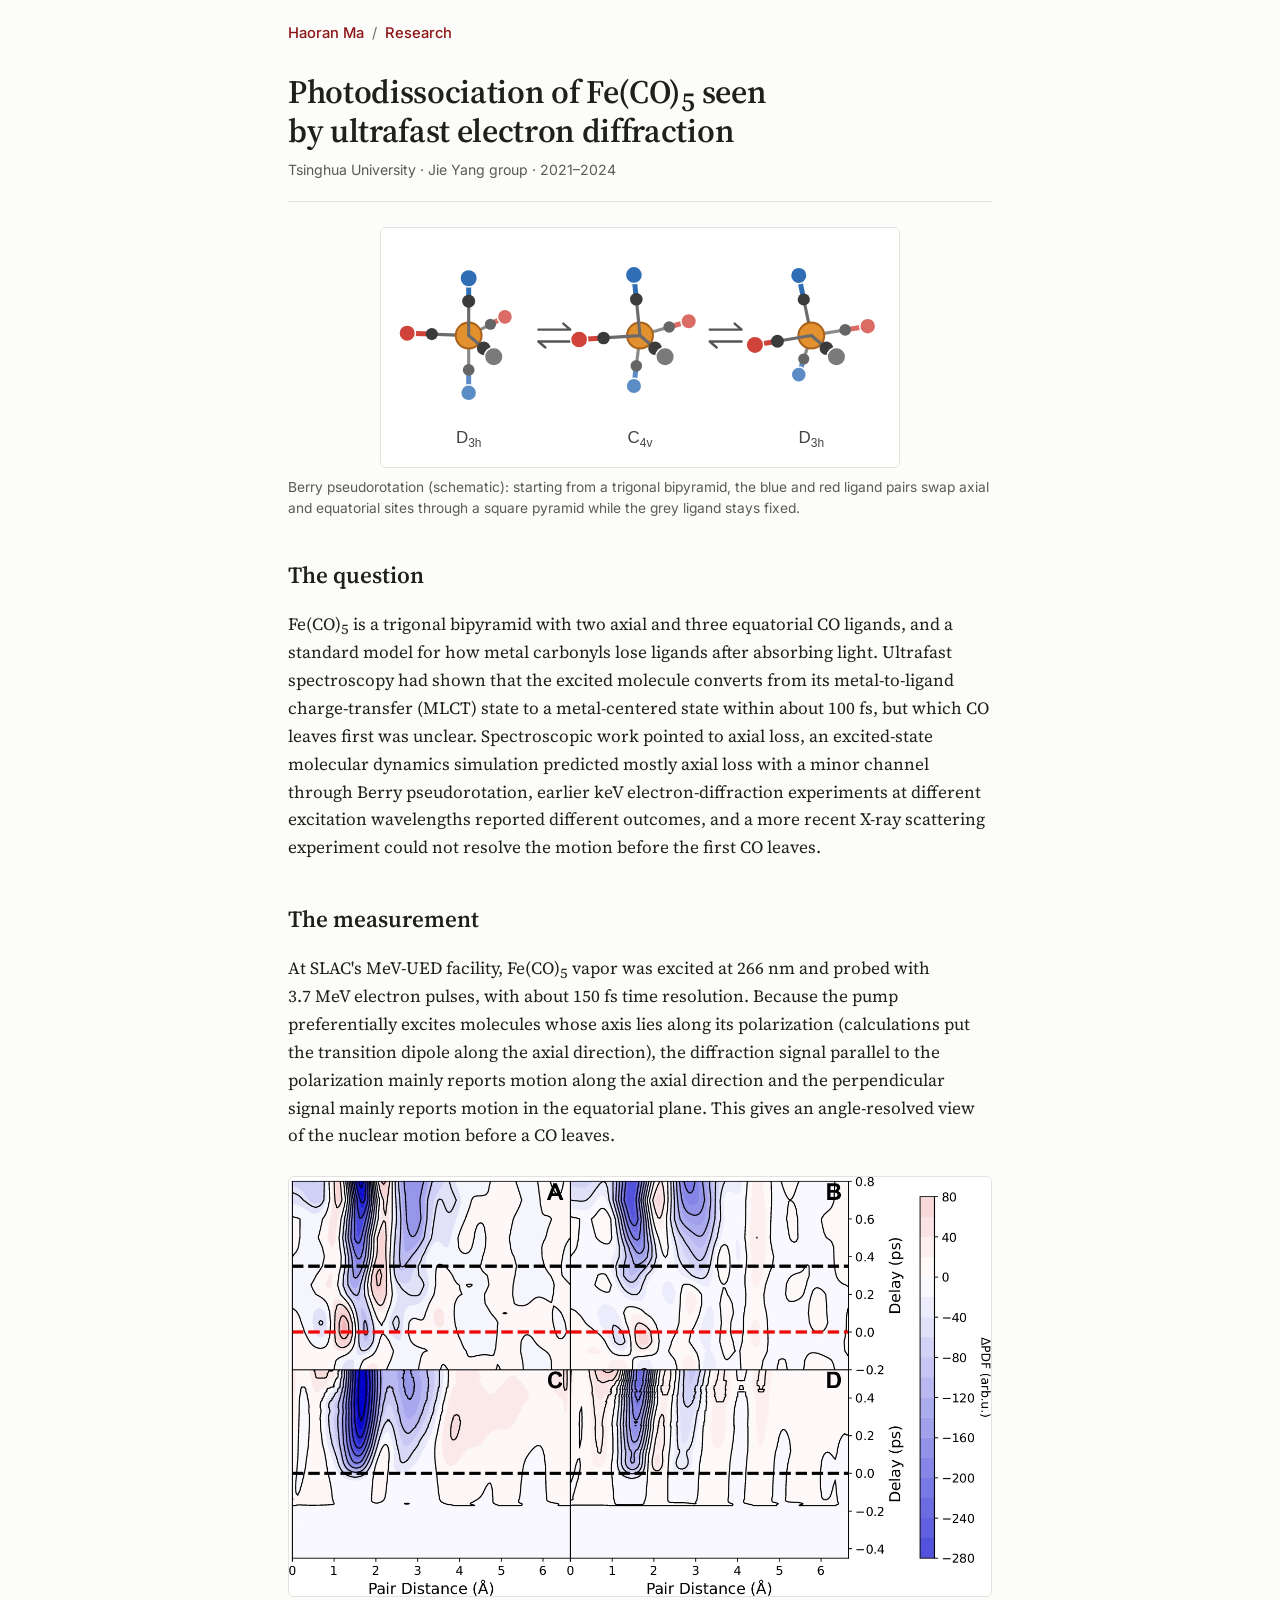
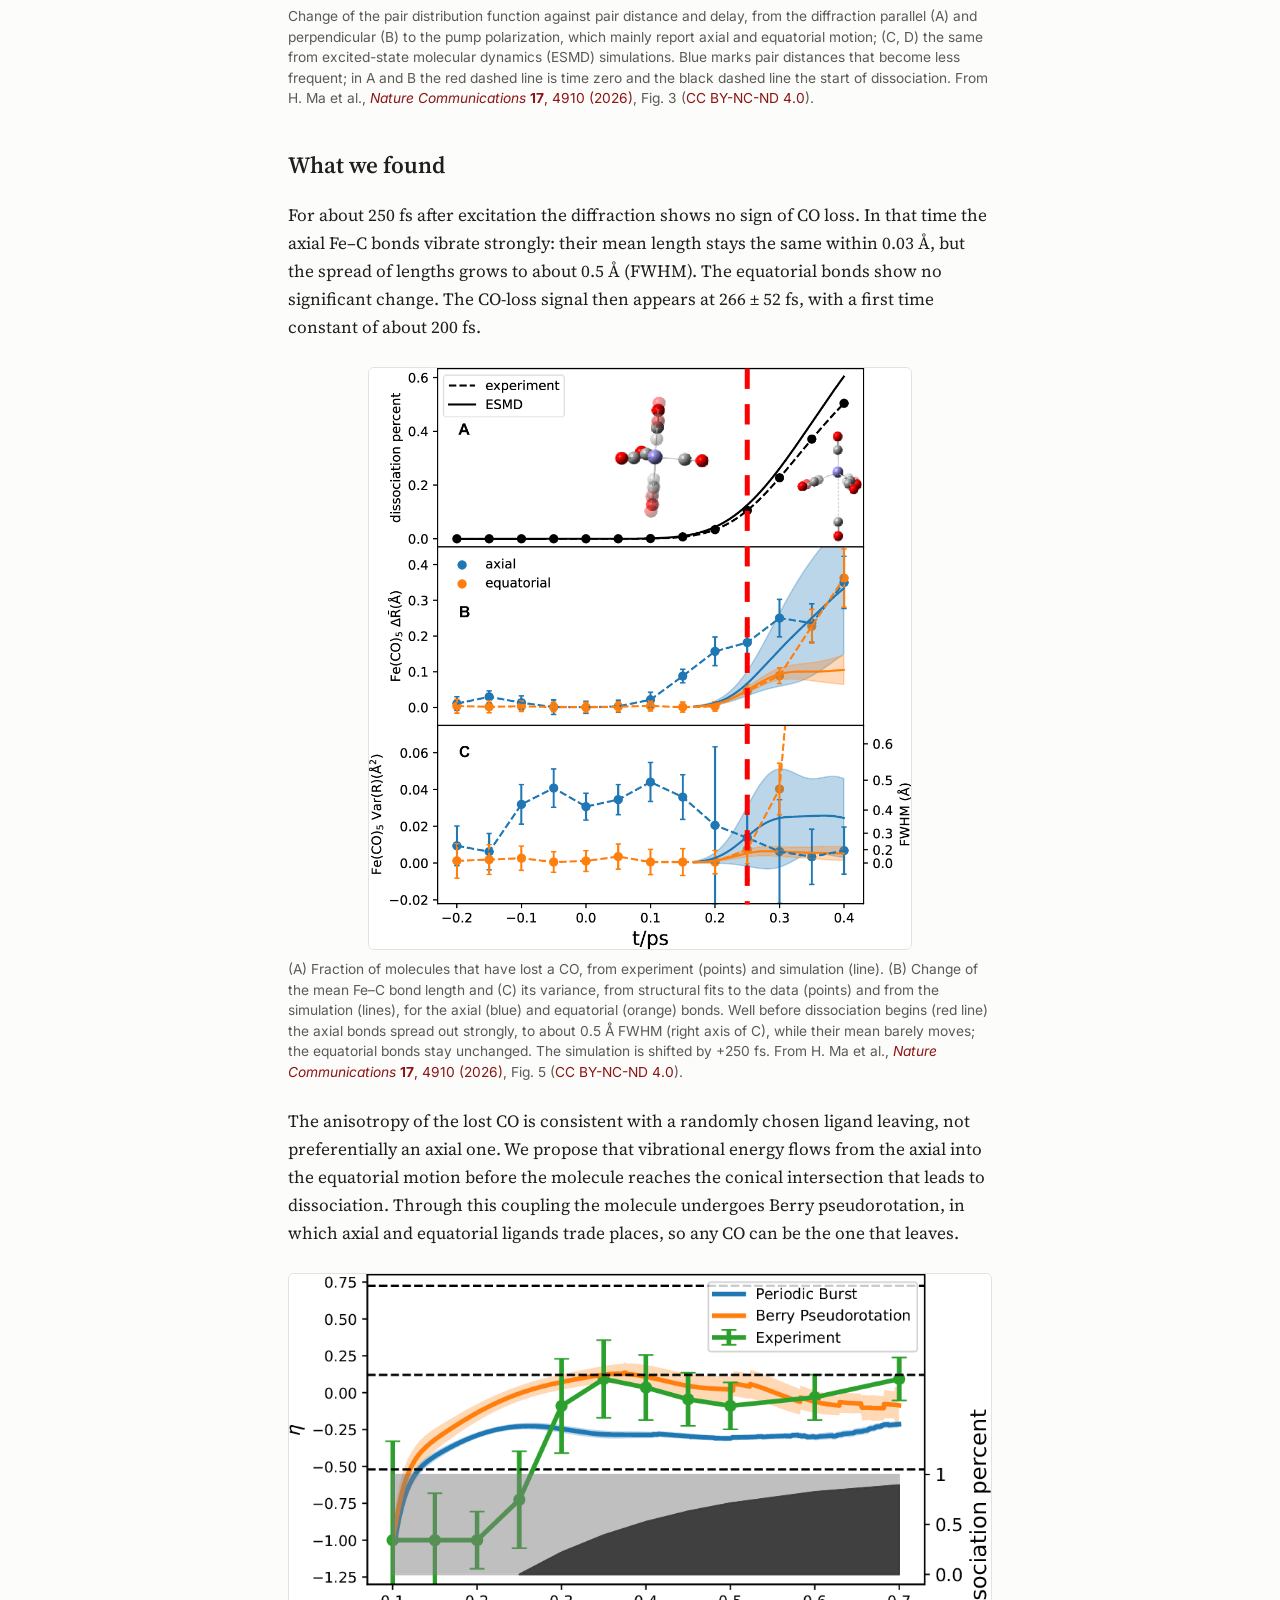
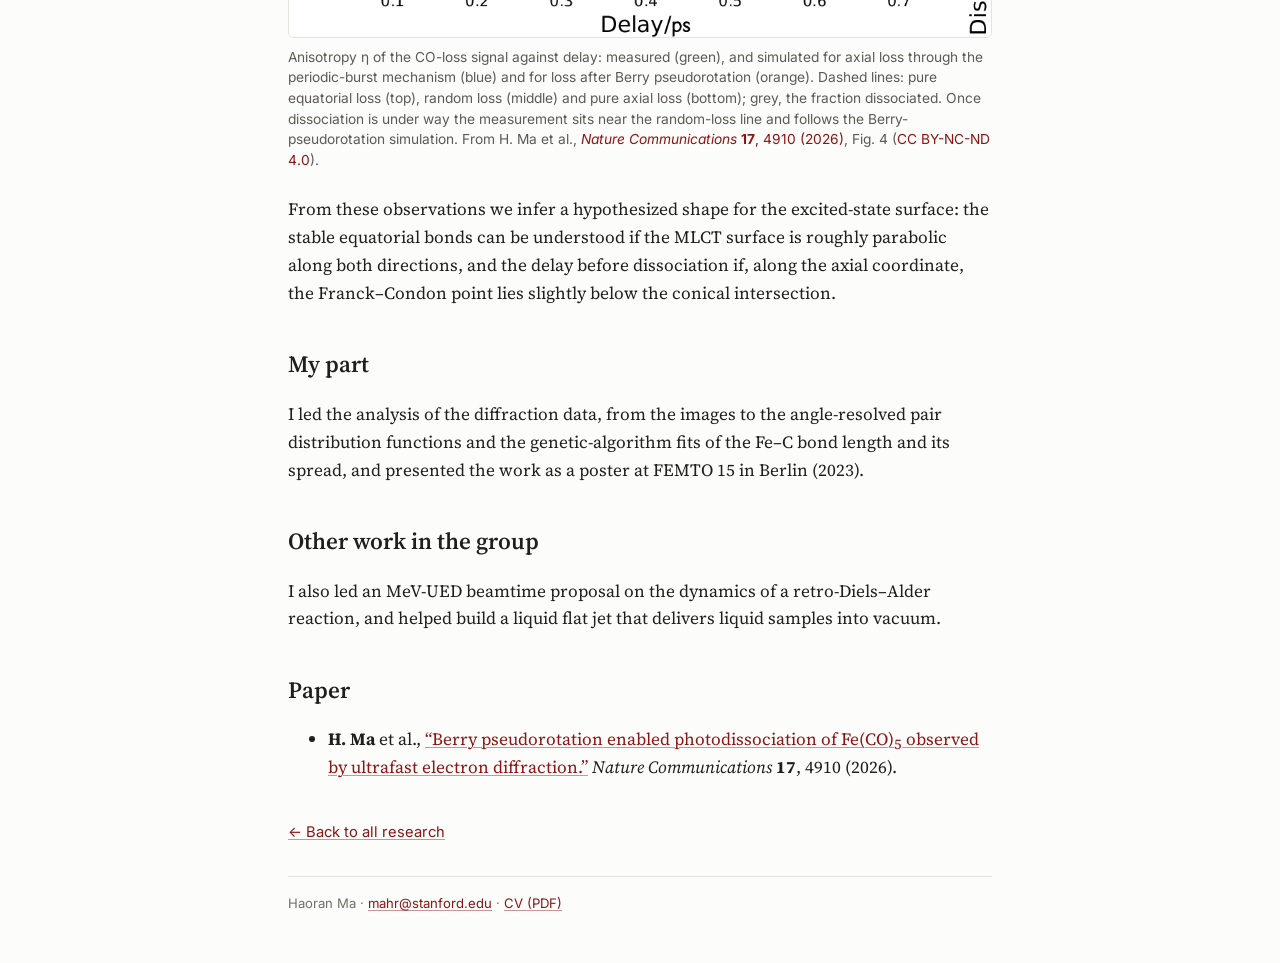
<file: projects/feco5-ued/index.html>
<!doctype html>
<html lang="en">
<head>
<meta charset="utf-8">
<meta name="viewport" content="width=device-width, initial-scale=1">
<meta name="theme-color" content="#fcfcfa" media="(prefers-color-scheme: light)">
<meta name="theme-color" content="#141413" media="(prefers-color-scheme: dark)">
<meta name="color-scheme" content="light dark">
<title>Photodissociation of Fe(CO)5 seen by ultrafast electron diffraction · Haoran Ma</title>
<meta name="description" content="Following the photodissociation of Fe(CO)5 with MeV ultrafast electron diffraction: the axial Fe–C bonds vibrate for about 250 fs before CO loss sets in, and the CO lost is a random one, consistent with Berry pseudorotation.">
<meta name="author" content="Haoran Ma">
<meta property="og:title" content="Photodissociation of Fe(CO)5 seen by ultrafast electron diffraction">
<meta property="og:description" content="Following the photodissociation of Fe(CO)5 with MeV ultrafast electron diffraction: the axial Fe–C bonds vibrate for about 250 fs before CO loss sets in, and the CO lost is a random one, consistent with Berry pseudorotation.">
<meta property="og:type" content="article">
<link rel="icon" href="../../assets/favicon.svg" type="image/svg+xml">
<link rel="icon" href="../../assets/favicon-32.png" sizes="32x32" type="image/png">
<link rel="apple-touch-icon" href="../../assets/apple-touch-icon.png">
<link rel="preconnect" href="https://fonts.googleapis.com">
<link rel="preconnect" href="https://fonts.gstatic.com" crossorigin>
<link href="https://fonts.googleapis.com/css2?family=Inter:wght@400;500;600&family=Source+Serif+4:ital,opsz,wght@0,8..60,400;0,8..60,600;1,8..60,400&display=swap" rel="stylesheet">
<link rel="stylesheet" href="../../style.css?v=20261111b">
<link rel="canonical" href="https://haoranma20.github.io/projects/feco5-ued/">
<meta property="og:url" content="https://haoranma20.github.io/projects/feco5-ued/">
<meta property="og:site_name" content="Haoran Ma">
<meta property="og:image" content="https://haoranma20.github.io/assets/feco5-anisotropy.png">
<meta property="og:image:width" content="981">
<meta property="og:image:height" content="507">
<meta name="twitter:card" content="summary_large_image">
</head>
<body class="note">
<nav class="topnav" aria-label="Breadcrumb"><a href="../../">Haoran Ma</a><span aria-hidden="true">/</span><a href="../../#research">Research</a></nav>
<main>
<article>
<header class="note-head">
<h1>Photodissociation of Fe(CO)<sub>5</sub> seen by ultrafast electron diffraction</h1>
<p class="note-meta">Tsinghua University · Jie Yang group · 2021–2024</p>

</header>

<figure><img src="../../assets/feco5-berry.svg" width="520" height="240" alt="Schematic of Berry pseudorotation in Fe(CO)5: starting from a trigonal bipyramid, the two axial ligands (blue) and two equatorial ligands (red) trade places through a square-pyramidal geometry while one ligand (grey) stays fixed.">
<figcaption>Berry pseudorotation (schematic): starting from a trigonal bipyramid, the blue and red ligand pairs swap axial and equatorial sites through a square pyramid while the grey ligand stays fixed.</figcaption></figure>

<h2>The question</h2>
<p>Fe(CO)<sub>5</sub> is a trigonal bipyramid with two axial and three equatorial CO ligands, and a standard model for how metal carbonyls lose ligands after absorbing light. Ultrafast spectroscopy had shown that the excited molecule converts from its metal-to-ligand charge-transfer (MLCT) state to a metal-centered state within about 100&nbsp;fs, but which CO leaves first was unclear. Spectroscopic work pointed to axial loss, an excited-state molecular dynamics simulation predicted mostly axial loss with a minor channel through Berry pseudorotation, earlier keV electron-diffraction experiments at different excitation wavelengths reported different outcomes, and a more recent X-ray scattering experiment could not resolve the motion before the first CO leaves.</p>

<h2>The measurement</h2>
<p>At SLAC's MeV-UED facility, Fe(CO)<sub>5</sub> vapor was excited at 266&nbsp;nm and probed with 3.7&nbsp;MeV electron pulses, with about 150&nbsp;fs time resolution. Because the pump preferentially excites molecules whose axis lies along its polarization (calculations put the transition dipole along the axial direction), the diffraction signal parallel to the polarization mainly reports motion along the axial direction and the perpendicular signal mainly reports motion in the equatorial plane. This gives an angle-resolved view of the nuclear motion before a CO leaves.</p>
<figure class="wide"><a href="../../assets/feco5-pdf-maps.webp"><img src="../../assets/feco5-pdf-maps.webp" width="1323" height="790" loading="lazy" alt="Four contour maps of the change in pair distribution function against pair distance (0 to 6.5 angstrom) and delay: measured parallel (A) and perpendicular (B) to the pump polarization, and the corresponding simulations (C, D). Blue bands of loss appear near 1.7 and 2.9 angstrom; dashed lines mark time zero and the start of dissociation."></a>
<figcaption>Change of the pair distribution function against pair distance and delay, from the diffraction parallel (A) and perpendicular (B) to the pump polarization, which mainly report axial and equatorial motion; (C, D) the same from excited-state molecular dynamics (ESMD) simulations. Blue marks pair distances that become less frequent; in A and B the red dashed line is time zero and the black dashed line the start of dissociation. From H.&nbsp;Ma et&nbsp;al., <a href="https://doi.org/10.1038/s41467-026-73890-8"><i>Nature Communications</i> <b>17</b>, 4910 (2026)</a>, Fig.&nbsp;3 (<a href="https://creativecommons.org/licenses/by-nc-nd/4.0/">CC BY-NC-ND 4.0</a>).</figcaption></figure>

<h2>What we found</h2>
<p>For about 250&nbsp;fs after excitation the diffraction shows no sign of CO loss. In that time the axial Fe–C bonds vibrate strongly: their mean length stays the same within 0.03&nbsp;Å, but the spread of lengths grows to about 0.5&nbsp;Å (FWHM). The equatorial bonds show no significant change. The CO-loss signal then appears at 266&nbsp;±&nbsp;52&nbsp;fs, with a first time constant of about 200&nbsp;fs.</p>
<figure class="medium"><a href="../../assets/feco5-bond-fits.png"><img src="../../assets/feco5-bond-fits.png" width="1000" height="1072" loading="lazy" alt="Three stacked panels against delay from -0.2 to 0.4 ps. A: fraction dissociated, near zero until about 0.15 ps and then rising, experiment and simulation. B: change of the mean Fe-C bond length, axial (blue) and equatorial (orange). C: variance of the Fe-C bond length; the axial variance rises to about 0.04 square angstrom from -0.1 to 0.15 ps while the equatorial stays near zero. A red dashed line marks the start of dissociation."></a>
<figcaption>(A) Fraction of molecules that have lost a CO, from experiment (points) and simulation (line). (B) Change of the mean Fe–C bond length and (C) its variance, from structural fits to the data (points) and from the simulation (lines), for the axial (blue) and equatorial (orange) bonds. Well before dissociation begins (red line) the axial bonds spread out strongly, to about 0.5&nbsp;Å FWHM (right axis of C), while their mean barely moves; the equatorial bonds stay unchanged. The simulation is shifted by +250&nbsp;fs. From H.&nbsp;Ma et&nbsp;al., <a href="https://doi.org/10.1038/s41467-026-73890-8"><i>Nature Communications</i> <b>17</b>, 4910 (2026)</a>, Fig.&nbsp;5 (<a href="https://creativecommons.org/licenses/by-nc-nd/4.0/">CC BY-NC-ND 4.0</a>).</figcaption></figure>
<p>The anisotropy of the lost CO is consistent with a randomly chosen ligand leaving, not preferentially an axial one. We propose that vibrational energy flows from the axial into the equatorial motion before the molecule reaches the conical intersection that leads to dissociation. Through this coupling the molecule undergoes Berry pseudorotation, in which axial and equatorial ligands trade places, so any CO can be the one that leaves.</p>
<figure><a href="../../assets/feco5-anisotropy.png"><img src="../../assets/feco5-anisotropy.png" width="981" height="507" loading="lazy" alt="Anisotropy parameter eta of the CO-loss signal against delay from 0.1 to 0.7 ps: the measurement (green) rises from about -1 to near zero by 0.3 ps and stays close to the random-loss dashed line, following the Berry pseudorotation simulation (orange) rather than the periodic-burst simulation of axial loss (blue)."></a>
<figcaption>Anisotropy η of the CO-loss signal against delay: measured (green), and simulated for axial loss through the periodic-burst mechanism (blue) and for loss after Berry pseudorotation (orange). Dashed lines: pure equatorial loss (top), random loss (middle) and pure axial loss (bottom); grey, the fraction dissociated. Once dissociation is under way the measurement sits near the random-loss line and follows the Berry-pseudorotation simulation. From H.&nbsp;Ma et&nbsp;al., <a href="https://doi.org/10.1038/s41467-026-73890-8"><i>Nature Communications</i> <b>17</b>, 4910 (2026)</a>, Fig.&nbsp;4 (<a href="https://creativecommons.org/licenses/by-nc-nd/4.0/">CC BY-NC-ND 4.0</a>).</figcaption></figure>
<p>From these observations we infer a hypothesized shape for the excited-state surface: the stable equatorial bonds can be understood if the MLCT surface is roughly parabolic along both directions, and the delay before dissociation if, along the axial coordinate, the Franck–Condon point lies slightly below the conical intersection.</p>

<h2>My part</h2>
<p>I led the analysis of the diffraction data, from the images to the angle-resolved pair distribution functions and the genetic-algorithm fits of the Fe–C bond length and its spread, and presented the work as a poster at FEMTO 15 in Berlin (2023).</p>

<h2>Other work in the group</h2>
<p>I also led an MeV-UED beamtime proposal on the dynamics of a retro-Diels–Alder reaction, and helped build a liquid flat jet that delivers liquid samples into vacuum.</p>

<h2>Paper</h2>
<ul>
<li><b>H. Ma</b> et al., <a href="https://doi.org/10.1038/s41467-026-73890-8">“Berry pseudorotation enabled photodissociation of Fe(CO)<sub>5</sub> observed by ultrafast electron diffraction.”</a> <i>Nature Communications</i> <b>17</b>, 4910 (2026).</li>
</ul>

<p class="back"><a href="../../#research">← Back to all research</a></p>
</article>
</main>
<footer class="site-foot"><p>Haoran Ma · <a href="mailto:mahr@stanford.edu">mahr@stanford.edu</a> · <a href="../../Haoran_Ma_CV.pdf" data-goatcounter-click="cv-pdf" data-goatcounter-title="CV (PDF)">CV (PDF)</a></p></footer>
<script data-goatcounter="https://haoranma20.goatcounter.com/count"
        async src="https://gc.zgo.at/count.js"></script>
</body>
</html>
</file>
<file: style.css>
/* Haoran Ma — homepage and notes. One stylesheet, light and dark. */

:root {
  --bg: #fcfcfa;
  --text: #1f1f1d;
  --muted: #5b5a55;
  --faint: #706f69;
  --rule: #e3e2dc;
  --accent: #8c1515;
  --accent-hover: #b1040e;
  --card: #ffffff;
  --chip-bg: #f4efe4;
  --chip-text: #6a4b12;
  --code-bg: #f1f0eb;
  --shadow: 0 1px 2px rgba(0, 0, 0, .05);
  --serif: "Source Serif 4", "Source Serif Pro", Georgia, "Times New Roman", serif;
  --sans: Inter, system-ui, -apple-system, "Segoe UI", Helvetica, Arial, "PingFang SC", "Microsoft YaHei", sans-serif;
  color-scheme: light;
}

@media (prefers-color-scheme: dark) {
  :root:not([data-theme="light"]) {
    --bg: #141413;
    --text: #e8e6e1;
    --muted: #aaa79f;
    --faint: #85827b;
    --rule: #2e2d2a;
    --accent: #f0928a;
    --accent-hover: #ffb3ac;
    --card: #1d1d1b;
    --chip-bg: #2c271d;
    --chip-text: #e3c88f;
    --code-bg: #232321;
    --shadow: none;
    color-scheme: dark;
  }
}
:root[data-theme="dark"] {
  --bg: #141413;
  --text: #e8e6e1;
  --muted: #aaa79f;
  --faint: #85827b;
  --rule: #2e2d2a;
  --accent: #f0928a;
  --accent-hover: #ffb3ac;
  --card: #1d1d1b;
  --chip-bg: #2c271d;
  --chip-text: #e3c88f;
  --code-bg: #232321;
  --shadow: none;
  color-scheme: dark;
}

*, *::before, *::after { box-sizing: border-box; }

html { -webkit-text-size-adjust: 100%; text-size-adjust: 100%; }

body {
  margin: 0;
  background: var(--bg);
  color: var(--text);
  font-family: var(--serif);
  font-size: 1.075rem;
  line-height: 1.62;
  font-optical-sizing: auto;
  -webkit-font-smoothing: antialiased;
}

a { color: var(--accent); text-decoration: none; }
a:hover { color: var(--accent-hover); text-decoration: underline; text-underline-offset: 2px; }
a:focus-visible { outline: 2px solid var(--accent); outline-offset: 2px; border-radius: 2px; }
/* links inside running text get an underline, not colour alone */
.intro p a, .section-note a, .site-foot a, .note-desc a,
body.note article p a, body.note article li a {
  text-decoration: underline; text-decoration-thickness: 1px; text-underline-offset: 2px;
  text-decoration-color: color-mix(in srgb, currentColor 45%, transparent);
}

main, .site-foot, .topnav { max-width: 52rem; margin: 0 auto; padding: 0 16px; }

/* ---------- intro ---------- */
.intro { padding: 3.5rem 0 1.25rem; display: grid; grid-template-columns: 1fr auto; gap: 2rem; align-items: start; }
.intro h1 { font-size: 2.5rem; line-height: 1.1; font-weight: 600; margin: 0; letter-spacing: -0.01em; }
.intro .role { font-family: var(--sans); font-size: 1rem; color: var(--muted); margin: .55rem 0 1rem; }
.intro p { margin: 0 0 .9rem; max-width: 40rem; }
.portrait { width: 9.5rem; margin: 0; }
.portrait img { width: 100%; aspect-ratio: 4 / 5; object-fit: cover; border-radius: 10px; display: block; }

.linkrow { font-family: var(--sans); font-size: .95rem; display: flex; flex-wrap: wrap; gap: .35rem 1.15rem; margin: 0 0 1.4rem; padding: 0; list-style: none; }
.linkrow a { font-weight: 500; }

.seeking {
  font-family: var(--sans); font-size: .95rem; line-height: 1.5;
  border-left: 3px solid var(--accent); background: var(--card); box-shadow: var(--shadow);
  padding: .7rem 1rem; border-radius: 0 6px 6px 0; margin: 1.2rem 0 0; max-width: 40rem;
}
.seeking strong { font-weight: 600; }
.intro .jump { font-family: var(--sans); font-size: .9rem; margin: .9rem 0 0; padding: 0; list-style: none; display: flex; flex-wrap: wrap; gap: .2rem 1rem; color: var(--faint); }
.intro .jump a { font-weight: 500; }

/* ---------- sections ---------- */
section { padding-top: 1.25rem; }
h2 {
  font-family: var(--sans); font-size: .8rem; font-weight: 600; letter-spacing: .09em; text-transform: uppercase;
  color: var(--accent); margin: 2.2rem 0 .4rem; padding-top: 1rem; border-top: 1px solid var(--rule);
}
.section-note { font-family: var(--sans); font-size: .9rem; color: var(--muted); margin: 0 0 .5rem; }

/* ---------- project rows ---------- */
.project { display: grid; grid-template-columns: 16rem 1fr; gap: 1.5rem; padding: 1.4rem 0; }
.project + .project { border-top: 1px dashed var(--rule); }
.thumb { margin: 0; }
.thumb a, .thumb > img { display: block; }
.thumb img {
  width: 100%; height: auto; display: block; background: #fff;
  border: 1px solid var(--rule); border-radius: 8px; padding: 6px;
}
.thumb figcaption { font-family: var(--sans); font-size: .76rem; color: var(--faint); line-height: 1.4; margin-top: .4rem; }
.project h3 { font-size: 1.2rem; line-height: 1.3; font-weight: 600; margin: 0 0 .2rem; text-wrap: balance; }
.project h3 a { color: var(--text); }
.project h3 a:hover { color: var(--accent); }
.more a::after { content: " →"; }
.project .meta { font-family: var(--sans); font-size: .85rem; color: var(--muted); margin: 0 0 .6rem; }
.project p { margin: 0 0 .7rem; }
.project ul { margin: 0 0 .7rem; padding-left: 1.1rem; }
.project li { margin-bottom: .35rem; }
.project li strong { font-weight: 600; }

sub, sup { line-height: 0; }
.project ul.chips, .chips { display: flex; flex-wrap: wrap; gap: .4rem; margin: .2rem 0 .55rem; padding: 0; list-style: none; }
.chips li {
  font-family: var(--sans); font-size: .76rem; font-weight: 500; line-height: 1.3;
  background: var(--chip-bg); color: var(--chip-text); padding: .22rem .55rem; border-radius: 999px; margin: 0;
}
.more { font-family: var(--sans); font-size: .9rem; font-weight: 500; margin: 0; display: flex; gap: 1.1rem; flex-wrap: wrap; }

/* ---------- publications ---------- */
.pubs { list-style: none; margin: .6rem 0 0; padding: 0; }
.pubs li { padding: .55rem 0; }
.pubs .title { font-weight: 600; }
.pubs .authors, .pubs .venue { display: block; color: var(--muted); font-size: .98rem; }
.pubs .me { color: var(--text); font-weight: 600; }
.pubs .tag { font-family: var(--sans); font-size: .72rem; font-weight: 600; letter-spacing: .03em; color: var(--chip-text); background: var(--chip-bg); padding: .1rem .45rem; border-radius: 4px; margin-left: .3rem; white-space: nowrap; vertical-align: 1px; }

/* ---------- background timeline ---------- */
.timeline { list-style: none; padding: 0; margin: .6rem 0 0; }
.timeline li { display: grid; grid-template-columns: 7.5rem 1fr; gap: 1rem; padding: .45rem 0; }
.timeline .when { font-family: var(--sans); font-size: .88rem; color: var(--muted); padding-top: .12rem; font-variant-numeric: tabular-nums; }
.timeline .what { margin: 0; }
.timeline .what span { display: block; color: var(--muted); font-size: .97rem; }

.plain-list { margin: .6rem 0 0; padding-left: 1.1rem; }
.plain-list li { margin-bottom: .35rem; }

/* ---------- footer ---------- */
.site-foot { font-family: var(--sans); font-size: .82rem; color: var(--faint); padding-top: 2rem; padding-bottom: 3rem; }
.site-foot p { border-top: 1px solid var(--rule); padding-top: 1rem; margin: 0; }

/* ---------- notes pages ---------- */
.topnav { font-family: var(--sans); font-size: .92rem; display: flex; gap: .5rem; padding-top: 1.4rem; color: var(--faint); }
.topnav a { font-weight: 500; }
body.note main, body.note .topnav, body.note .site-foot { max-width: 46rem; }
.note-head { padding: 1.6rem 0 .6rem; border-bottom: 1px solid var(--rule); margin-bottom: 1.6rem; }
.note-head h1 { font-size: 2.05rem; line-height: 1.2; font-weight: 600; margin: 0 0 .5rem; letter-spacing: -0.01em; text-wrap: balance; }
.note-meta { font-family: var(--sans); font-size: .88rem; color: var(--muted); margin: 0 0 .6rem; }
.note-desc { color: var(--muted); margin: 0 0 .6rem; font-style: italic; }
:lang(zh) .note-desc, :lang(zh) em, :lang(zh) i { font-style: normal; }
body.note article h2 {
  font-family: var(--serif); font-size: 1.45rem; text-transform: none; letter-spacing: 0; color: var(--text);
  border-top: 0; padding-top: 0; margin: 2.4rem 0 .6rem;
}
body.note article h3 { font-size: 1.15rem; margin: 1.8rem 0 .4rem; }
body.note article p, body.note article li { hyphens: auto; }
body.note article figure { margin: 1.6rem 0; }
body.note article figure img { max-width: 100%; height: auto; display: block; margin: 0 auto; background: #fff; border-radius: 6px; border: 1px solid var(--rule); }
body.note article figure.narrow img { max-width: min(100%, 26rem); }
body.note article figure.medium img { max-width: min(100%, 34rem); }
body.note article figcaption { font-family: var(--sans); font-size: .86rem; line-height: 1.5; color: var(--muted); margin-top: .55rem; }
body.note article figure.diagram pre.mermaid { background: #fff; border: 1px solid var(--rule); border-radius: 6px; padding: 1rem; overflow-x: auto; text-align: center; color: #222; }
body.note article code { font-size: .88em; background: var(--code-bg); padding: .08em .32em; border-radius: 4px; }
body.note article pre:not(.mermaid) { background: var(--code-bg); padding: .8rem 1rem; border-radius: 6px; overflow-x: auto; }
.table-wrap { overflow-x: auto; margin: 1.2rem 0; max-width: 100%; }
.table-wrap:focus-visible { outline: 2px solid var(--accent); outline-offset: 2px; }
body.note article table { border-collapse: collapse; font-family: var(--sans); font-size: .9rem; margin: 0; }
body.note article th, body.note article td { padding: .4rem .75rem; border-bottom: 1px solid var(--rule); vertical-align: top; }
body.note article th { font-weight: 600; border-bottom: 2px solid var(--rule); text-align: left; }
body.note article td[style*="right"] { font-variant-numeric: tabular-nums; }
body.note article .katex-display { overflow-x: auto; overflow-y: hidden; padding: .2rem 0; }
details.callout { border: 1px solid var(--rule); border-radius: 6px; padding: .6rem 1rem; margin: 2rem 0; background: var(--card); }
details.callout summary { font-family: var(--sans); font-weight: 600; font-size: .95rem; cursor: pointer; }
details.callout ul { font-size: .95rem; }
body.note :lang(zh) p, body.note :lang(zh) li { line-height: 1.85; }

.note-head .chips { margin-top: .4rem; }
.back { font-family: var(--sans); font-size: .92rem; margin: 2.4rem 0 0; }

.notes-list { list-style: none; padding: 0; margin: 1rem 0 0; }
.notes-list li { padding: 1rem 0; border-bottom: 1px dashed var(--rule); }
.notes-list .t { font-weight: 600; font-size: 1.15rem; }
.notes-list .d { display: block; color: var(--muted); }
.notes-list .m { display: block; font-family: var(--sans); font-size: .85rem; color: var(--faint); margin-top: .2rem; }

/* ---------- small screens ---------- */
@media (max-width: 640px) {
  body { font-size: 1.03rem; }
  .intro { grid-template-columns: 1fr; padding-top: 2rem; gap: 1rem; }
  .intro h1 { font-size: 2.05rem; }
  .portrait { width: 7.5rem; order: -1; }
  .linkrow { gap: .1rem 1.15rem; }
  .linkrow a, .intro .jump a, .more a, .topnav a, .back a { display: inline-block; padding: .3rem 0; }  /* taller tap targets */
  .intro .jump { gap: 0 1rem; }

  section { padding-top: .4rem; }
  h2 { margin-top: 1.6rem; }
  /* cards: title and meta first, then a shorter picture, then the text */
  .project { grid-template-columns: 1fr; gap: 0; padding: 1.1rem 0; }
  .project > div { display: contents; }
  .project h3 { order: 1; }
  .project .meta { order: 2; margin-bottom: .7rem; }
  .project .thumb { order: 3; margin-bottom: .8rem; }
  .project > div > p:not(.meta):not(.more) { order: 4; }
  .project .more { order: 5; }
  .thumb { max-width: 26rem; }
  .thumb img { max-height: 12.5rem; object-fit: contain; }
  .more { gap: 0 1.1rem; }

  .timeline li { grid-template-columns: 1fr; gap: .1rem; }
  .note-head h1 { font-size: 1.65rem; }
  body.note article h2 { font-size: 1.25rem; margin-top: 2rem; }
  body.note article figure.diagram pre.mermaid { text-align: left; padding: .75rem; }
  body.note article figure.diagram pre.mermaid svg { min-width: 620px; }
  /* wide multi-panel figures: scroll sideways at a readable size instead of shrinking the labels */
  body.note article figure.wide > a { display: block; overflow-x: auto; overscroll-behavior-x: contain; border-radius: 6px; }
  body.note article figure.wide img { width: 680px; max-width: none; }
  body.note article figure.wide figcaption::before,
  body.note article figure.diagram figcaption::before { content: "Swipe sideways to see the whole figure. "; font-weight: 600; color: var(--text); }
}

/* white-background figures glare less on a dark page */
@media (prefers-color-scheme: dark) {
  :root:not([data-theme="light"]) .thumb img,
  :root:not([data-theme="light"]) body.note article figure img,
  :root:not([data-theme="light"]) body.note article figure.diagram pre.mermaid { filter: brightness(.88); }
}
:root[data-theme="dark"] .thumb img,
:root[data-theme="dark"] body.note article figure img,
:root[data-theme="dark"] body.note article figure.diagram pre.mermaid { filter: brightness(.88); }

@media print {
  .seeking { box-shadow: none; }
  a { color: inherit; }
}
</file>
